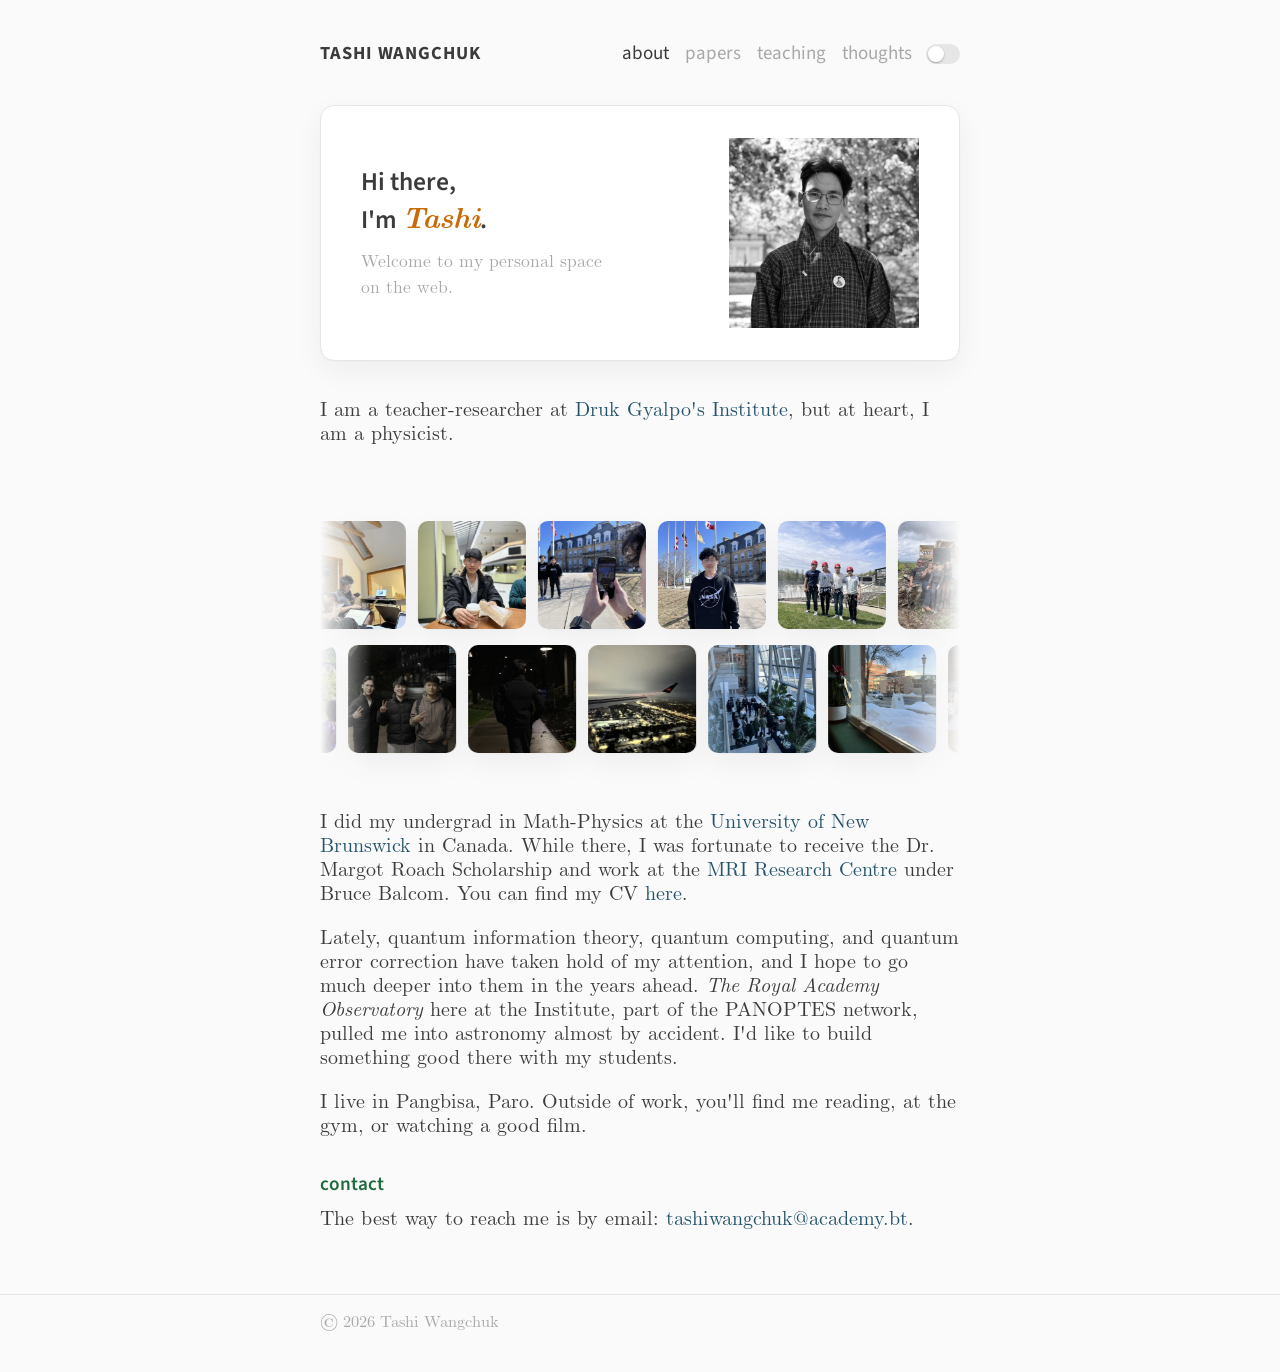
<file: index.html>
<!DOCTYPE html>
<html lang="en">
<head>
  <meta charset="utf-8">
  <meta name="viewport" content="width=device-width, initial-scale=1">
  <title>Tashi Wangchuk</title>
  <meta name="description" content="Tashi Wangchuk — physicist and educator">

  <!-- The two fonts the design uses, loaded from Google Fonts -->
  <link rel="preconnect" href="https://fonts.googleapis.com">
  <link rel="preconnect" href="https://fonts.gstatic.com" crossorigin>
  <link rel="stylesheet" href="https://fonts.googleapis.com/css?family=Source+Sans+Pro:400,600,700&display=swap">

  <!-- The single stylesheet shared by every page -->
  <link rel="stylesheet" href="css/style.css?v=4">
  <script src="js/theme.js"></script>
  <script src="js/marquee.js"></script>
</head>
<body>

  <header class="site-header">
    <div class="measure">
      <a class="site-title" href="index.html">Tashi Wangchuk</a>
      <nav class="site-nav">
        <a href="index.html" class="current">about</a>
        <a href="papers.html">papers</a>
        <a href="teaching.html">teaching</a>
        <a href="blog/index.html">thoughts</a>
        <button class="theme-toggle" aria-label="Switch between light and dark background"></button>
      </nav>
    </div>
  </header>

  <main>
    <div class="measure">

      <!-- HERO CARD (dominiksobe.com style): greeting + photo in a soft box -->
      <div class="hero-card">
        <div class="hero-text">
          <p class="hero-hi">Hi there,<br>I'm <strong>Tashi</strong>.</p>
          <p class="hero-sub">Welcome to my personal space<br>on the web.</p>
        </div>
        <img class="hero-photo" src="images/me.jpg" alt="Tashi Wangchuk">
      </div>

      <!-- BIO — edit freely. Keep paragraphs short. -->
      <p>
        I am a teacher-researcher at <a href="https://dgi.edu.bt">Druk Gyalpo's Institute</a>, but at heart, I am a physicist.
      </p>

      <!-- PHOTO MARQUEE — two rows of photos in (rough) chronological
           order (top row earlier years, bottom row later), drifting in
           opposite directions. Grab either row to scrub back to earlier
           photos; release and the drift resumes. Photos near the pointer
           swell, macOS-dock style (they grow away from the other row so
           the two never overlap). Purely decorative (aria-hidden). All
           motion lives in js/marquee.js.

           HOW TO ADD A PHOTO: make a square copy in images/marquee/
           (recipe in README.md), name it for its chronological spot, and
           add the SAME <img> line in BOTH halves of its row — every photo
           appears twice; the duplicate half makes the loop seamless. -->
      <div class="photo-marquee" aria-hidden="true">
        <div class="marquee-row">
          <div class="marquee-track">
            <!-- first half -->
            <img src="images/marquee/m-01.jpg" alt="" loading="lazy">
            <img src="images/marquee/m-02.jpg" alt="" loading="lazy">
            <img src="images/marquee/m-03.jpg" alt="" loading="lazy">
            <img src="images/marquee/m-04.jpg" alt="" loading="lazy">
            <img src="images/marquee/m-05.jpg" alt="" loading="lazy">
            <img src="images/marquee/m-06.jpg" alt="" loading="lazy">
            <img src="images/marquee/m-07.jpg" alt="" loading="lazy">
            <img src="images/marquee/m-08.jpg" alt="" loading="lazy">
            <img src="images/marquee/m-09.jpg" alt="" loading="lazy">
            <img src="images/marquee/m-10.jpg" alt="" loading="lazy">
            <img src="images/marquee/m-11.jpg" alt="" loading="lazy">
            <img src="images/marquee/m-12.jpg" alt="" loading="lazy">
            <img src="images/marquee/m-13.jpg" alt="" loading="lazy">
            <img src="images/marquee/m-14.jpg" alt="" loading="lazy">
            <img src="images/marquee/m-15.jpg" alt="" loading="lazy">
            <img src="images/marquee/m-16.jpg" alt="" loading="lazy">
            <img src="images/marquee/m-17.jpg" alt="" loading="lazy">
            <img src="images/marquee/m-18.jpg" alt="" loading="lazy">
            <img src="images/marquee/m-19.jpg" alt="" loading="lazy">
            <img src="images/marquee/m-20.jpg" alt="" loading="lazy">
            <img src="images/marquee/m-21.jpg" alt="" loading="lazy">
            <img src="images/marquee/m-22.jpg" alt="" loading="lazy">
            <img src="images/marquee/m-23.jpg" alt="" loading="lazy">
            <img src="images/marquee/m-24.jpg" alt="" loading="lazy">
            <img src="images/marquee/m-25.jpg" alt="" loading="lazy">
            <img src="images/marquee/m-26.jpg" alt="" loading="lazy">
            <img src="images/marquee/m-27.jpg" alt="" loading="lazy">
            <img src="images/marquee/m-28.jpg" alt="" loading="lazy">
            <img src="images/marquee/m-29.jpg" alt="" loading="lazy">
            <img src="images/marquee/m-30.jpg" alt="" loading="lazy">
            <img src="images/marquee/m-31.jpg" alt="" loading="lazy">
            <img src="images/marquee/m-32.jpg" alt="" loading="lazy">
            <img src="images/marquee/m-33.jpg" alt="" loading="lazy">
            <img src="images/marquee/m-34.jpg" alt="" loading="lazy">
            <img src="images/marquee/m-35.jpg" alt="" loading="lazy">
            <img src="images/marquee/m-36.jpg" alt="" loading="lazy">
            <img src="images/marquee/m-37.jpg" alt="" loading="lazy">
            <img src="images/marquee/m-38.jpg" alt="" loading="lazy">
            <img src="images/marquee/m-39.jpg" alt="" loading="lazy">
            <img src="images/marquee/m-40.jpg" alt="" loading="lazy">
            <img src="images/marquee/m-41.jpg" alt="" loading="lazy">
            <img src="images/marquee/m-42.jpg" alt="" loading="lazy">
            <img src="images/marquee/m-43.jpg" alt="" loading="lazy">
            <img src="images/marquee/m-44.jpg" alt="" loading="lazy">
            <img src="images/marquee/m-45.jpg" alt="" loading="lazy">
            <img src="images/marquee/m-46.jpg" alt="" loading="lazy">
            <img src="images/marquee/m-47.jpg" alt="" loading="lazy">
            <img src="images/marquee/m-48.jpg" alt="" loading="lazy">
            <img src="images/marquee/m-49.jpg" alt="" loading="lazy">
            <img src="images/marquee/m-50.jpg" alt="" loading="lazy">
            <img src="images/marquee/m-51.jpg" alt="" loading="lazy">
            <!-- second half (identical, for the seamless loop) -->
            <img src="images/marquee/m-01.jpg" alt="" loading="lazy">
            <img src="images/marquee/m-02.jpg" alt="" loading="lazy">
            <img src="images/marquee/m-03.jpg" alt="" loading="lazy">
            <img src="images/marquee/m-04.jpg" alt="" loading="lazy">
            <img src="images/marquee/m-05.jpg" alt="" loading="lazy">
            <img src="images/marquee/m-06.jpg" alt="" loading="lazy">
            <img src="images/marquee/m-07.jpg" alt="" loading="lazy">
            <img src="images/marquee/m-08.jpg" alt="" loading="lazy">
            <img src="images/marquee/m-09.jpg" alt="" loading="lazy">
            <img src="images/marquee/m-10.jpg" alt="" loading="lazy">
            <img src="images/marquee/m-11.jpg" alt="" loading="lazy">
            <img src="images/marquee/m-12.jpg" alt="" loading="lazy">
            <img src="images/marquee/m-13.jpg" alt="" loading="lazy">
            <img src="images/marquee/m-14.jpg" alt="" loading="lazy">
            <img src="images/marquee/m-15.jpg" alt="" loading="lazy">
            <img src="images/marquee/m-16.jpg" alt="" loading="lazy">
            <img src="images/marquee/m-17.jpg" alt="" loading="lazy">
            <img src="images/marquee/m-18.jpg" alt="" loading="lazy">
            <img src="images/marquee/m-19.jpg" alt="" loading="lazy">
            <img src="images/marquee/m-20.jpg" alt="" loading="lazy">
            <img src="images/marquee/m-21.jpg" alt="" loading="lazy">
            <img src="images/marquee/m-22.jpg" alt="" loading="lazy">
            <img src="images/marquee/m-23.jpg" alt="" loading="lazy">
            <img src="images/marquee/m-24.jpg" alt="" loading="lazy">
            <img src="images/marquee/m-25.jpg" alt="" loading="lazy">
            <img src="images/marquee/m-26.jpg" alt="" loading="lazy">
            <img src="images/marquee/m-27.jpg" alt="" loading="lazy">
            <img src="images/marquee/m-28.jpg" alt="" loading="lazy">
            <img src="images/marquee/m-29.jpg" alt="" loading="lazy">
            <img src="images/marquee/m-30.jpg" alt="" loading="lazy">
            <img src="images/marquee/m-31.jpg" alt="" loading="lazy">
            <img src="images/marquee/m-32.jpg" alt="" loading="lazy">
            <img src="images/marquee/m-33.jpg" alt="" loading="lazy">
            <img src="images/marquee/m-34.jpg" alt="" loading="lazy">
            <img src="images/marquee/m-35.jpg" alt="" loading="lazy">
            <img src="images/marquee/m-36.jpg" alt="" loading="lazy">
            <img src="images/marquee/m-37.jpg" alt="" loading="lazy">
            <img src="images/marquee/m-38.jpg" alt="" loading="lazy">
            <img src="images/marquee/m-39.jpg" alt="" loading="lazy">
            <img src="images/marquee/m-40.jpg" alt="" loading="lazy">
            <img src="images/marquee/m-41.jpg" alt="" loading="lazy">
            <img src="images/marquee/m-42.jpg" alt="" loading="lazy">
            <img src="images/marquee/m-43.jpg" alt="" loading="lazy">
            <img src="images/marquee/m-44.jpg" alt="" loading="lazy">
            <img src="images/marquee/m-45.jpg" alt="" loading="lazy">
            <img src="images/marquee/m-46.jpg" alt="" loading="lazy">
            <img src="images/marquee/m-47.jpg" alt="" loading="lazy">
            <img src="images/marquee/m-48.jpg" alt="" loading="lazy">
            <img src="images/marquee/m-49.jpg" alt="" loading="lazy">
            <img src="images/marquee/m-50.jpg" alt="" loading="lazy">
            <img src="images/marquee/m-51.jpg" alt="" loading="lazy">
          </div>
        </div>
        <div class="marquee-row reverse">
          <div class="marquee-track">
            <!-- first half -->
            <img src="images/marquee/m-52.jpg" alt="" loading="lazy">
            <img src="images/marquee/m-53.jpg" alt="" loading="lazy">
            <img src="images/marquee/m-54.jpg" alt="" loading="lazy">
            <img src="images/marquee/m-55.jpg" alt="" loading="lazy">
            <img src="images/marquee/m-56.jpg" alt="" loading="lazy">
            <img src="images/marquee/m-57.jpg" alt="" loading="lazy">
            <img src="images/marquee/m-58.jpg" alt="" loading="lazy">
            <img src="images/marquee/m-59.jpg" alt="" loading="lazy">
            <img src="images/marquee/m-60.jpg" alt="" loading="lazy">
            <img src="images/marquee/m-61.jpg" alt="" loading="lazy">
            <img src="images/marquee/m-62.jpg" alt="" loading="lazy">
            <img src="images/marquee/m-63.jpg" alt="" loading="lazy">
            <img src="images/marquee/m-64.jpg" alt="" loading="lazy">
            <img src="images/marquee/m-65.jpg" alt="" loading="lazy">
            <img src="images/marquee/m-66.jpg" alt="" loading="lazy">
            <img src="images/marquee/m-67.jpg" alt="" loading="lazy">
            <img src="images/marquee/m-68.jpg" alt="" loading="lazy">
            <img src="images/marquee/m-69.jpg" alt="" loading="lazy">
            <img src="images/marquee/m-70.jpg" alt="" loading="lazy">
            <img src="images/marquee/m-71.jpg" alt="" loading="lazy">
            <img src="images/marquee/m-72.jpg" alt="" loading="lazy">
            <img src="images/marquee/m-73.jpg" alt="" loading="lazy">
            <img src="images/marquee/m-74.jpg" alt="" loading="lazy">
            <img src="images/marquee/m-75.jpg" alt="" loading="lazy">
            <img src="images/marquee/m-76.jpg" alt="" loading="lazy">
            <img src="images/marquee/m-77.jpg" alt="" loading="lazy">
            <img src="images/marquee/m-78.jpg" alt="" loading="lazy">
            <img src="images/marquee/m-79.jpg" alt="" loading="lazy">
            <img src="images/marquee/m-80.jpg" alt="" loading="lazy">
            <img src="images/marquee/m-81.jpg" alt="" loading="lazy">
            <img src="images/marquee/m-82.jpg" alt="" loading="lazy">
            <img src="images/marquee/m-83.jpg" alt="" loading="lazy">
            <img src="images/marquee/m-84.jpg" alt="" loading="lazy">
            <img src="images/marquee/m-85.jpg" alt="" loading="lazy">
            <img src="images/marquee/m-86.jpg" alt="" loading="lazy">
            <img src="images/marquee/m-87.jpg" alt="" loading="lazy">
            <img src="images/marquee/m-88.jpg" alt="" loading="lazy">
            <img src="images/marquee/m-89.jpg" alt="" loading="lazy">
            <img src="images/marquee/m-90.jpg" alt="" loading="lazy">
            <img src="images/marquee/m-91.jpg" alt="" loading="lazy">
            <img src="images/marquee/m-92.jpg" alt="" loading="lazy">
            <img src="images/marquee/m-93.jpg" alt="" loading="lazy">
            <img src="images/marquee/m-94.jpg" alt="" loading="lazy">
            <img src="images/marquee/m-95.jpg" alt="" loading="lazy">
            <img src="images/marquee/m-96.jpg" alt="" loading="lazy">
            <img src="images/marquee/m-97.jpg" alt="" loading="lazy">
            <img src="images/marquee/m-98.jpg" alt="" loading="lazy">
            <img src="images/marquee/m-99.jpg" alt="" loading="lazy">
            <img src="images/marquee/m-100.jpg" alt="" loading="lazy">
            <img src="images/marquee/m-101.jpg" alt="" loading="lazy">
            <!-- second half (identical, for the seamless loop) -->
            <img src="images/marquee/m-52.jpg" alt="" loading="lazy">
            <img src="images/marquee/m-53.jpg" alt="" loading="lazy">
            <img src="images/marquee/m-54.jpg" alt="" loading="lazy">
            <img src="images/marquee/m-55.jpg" alt="" loading="lazy">
            <img src="images/marquee/m-56.jpg" alt="" loading="lazy">
            <img src="images/marquee/m-57.jpg" alt="" loading="lazy">
            <img src="images/marquee/m-58.jpg" alt="" loading="lazy">
            <img src="images/marquee/m-59.jpg" alt="" loading="lazy">
            <img src="images/marquee/m-60.jpg" alt="" loading="lazy">
            <img src="images/marquee/m-61.jpg" alt="" loading="lazy">
            <img src="images/marquee/m-62.jpg" alt="" loading="lazy">
            <img src="images/marquee/m-63.jpg" alt="" loading="lazy">
            <img src="images/marquee/m-64.jpg" alt="" loading="lazy">
            <img src="images/marquee/m-65.jpg" alt="" loading="lazy">
            <img src="images/marquee/m-66.jpg" alt="" loading="lazy">
            <img src="images/marquee/m-67.jpg" alt="" loading="lazy">
            <img src="images/marquee/m-68.jpg" alt="" loading="lazy">
            <img src="images/marquee/m-69.jpg" alt="" loading="lazy">
            <img src="images/marquee/m-70.jpg" alt="" loading="lazy">
            <img src="images/marquee/m-71.jpg" alt="" loading="lazy">
            <img src="images/marquee/m-72.jpg" alt="" loading="lazy">
            <img src="images/marquee/m-73.jpg" alt="" loading="lazy">
            <img src="images/marquee/m-74.jpg" alt="" loading="lazy">
            <img src="images/marquee/m-75.jpg" alt="" loading="lazy">
            <img src="images/marquee/m-76.jpg" alt="" loading="lazy">
            <img src="images/marquee/m-77.jpg" alt="" loading="lazy">
            <img src="images/marquee/m-78.jpg" alt="" loading="lazy">
            <img src="images/marquee/m-79.jpg" alt="" loading="lazy">
            <img src="images/marquee/m-80.jpg" alt="" loading="lazy">
            <img src="images/marquee/m-81.jpg" alt="" loading="lazy">
            <img src="images/marquee/m-82.jpg" alt="" loading="lazy">
            <img src="images/marquee/m-83.jpg" alt="" loading="lazy">
            <img src="images/marquee/m-84.jpg" alt="" loading="lazy">
            <img src="images/marquee/m-85.jpg" alt="" loading="lazy">
            <img src="images/marquee/m-86.jpg" alt="" loading="lazy">
            <img src="images/marquee/m-87.jpg" alt="" loading="lazy">
            <img src="images/marquee/m-88.jpg" alt="" loading="lazy">
            <img src="images/marquee/m-89.jpg" alt="" loading="lazy">
            <img src="images/marquee/m-90.jpg" alt="" loading="lazy">
            <img src="images/marquee/m-91.jpg" alt="" loading="lazy">
            <img src="images/marquee/m-92.jpg" alt="" loading="lazy">
            <img src="images/marquee/m-93.jpg" alt="" loading="lazy">
            <img src="images/marquee/m-94.jpg" alt="" loading="lazy">
            <img src="images/marquee/m-95.jpg" alt="" loading="lazy">
            <img src="images/marquee/m-96.jpg" alt="" loading="lazy">
            <img src="images/marquee/m-97.jpg" alt="" loading="lazy">
            <img src="images/marquee/m-98.jpg" alt="" loading="lazy">
            <img src="images/marquee/m-99.jpg" alt="" loading="lazy">
            <img src="images/marquee/m-100.jpg" alt="" loading="lazy">
            <img src="images/marquee/m-101.jpg" alt="" loading="lazy">
          </div>
        </div>
      </div>

      <p>
        I did my undergrad in Math-Physics at the
        <a href="https://www.unb.ca">University of New Brunswick</a> in Canada. 
        While there, I was fortunate to receive the Dr. Margot Roach Scholarship and work at the 
        <a href="https://mri.ext.unb.ca">MRI Research Centre</a> under Bruce Balcom. You can find my CV 
        <a href="files/Tashi-Wangchuk-CV.pdf">here</a>.
      </p>

      <p>
        Lately, quantum information theory, quantum computing, and quantum error correction have taken hold of my attention, 
        and I hope to go much deeper into them in the years ahead. <em>The Royal Academy Observatory</em>
        here at the Institute, part of the PANOPTES network, pulled me into astronomy almost by accident. 
        I'd like to build something good there with my students.
      </p>

      <p>
        I live in Pangbisa, Paro. Outside of work, you'll find me reading, at the gym, or watching a good film.
      </p>

      <h2>contact</h2>
      <p>
        The best way to reach me is by email:
        <a href="mailto:tashiwangchuk@academy.bt">tashiwangchuk@academy.bt</a>.
      </p>

    </div>
  </main>

  <footer class="site-footer">
    <div class="measure">© 2026 Tashi Wangchuk</div>
  </footer>

</body>
</html>
</file>
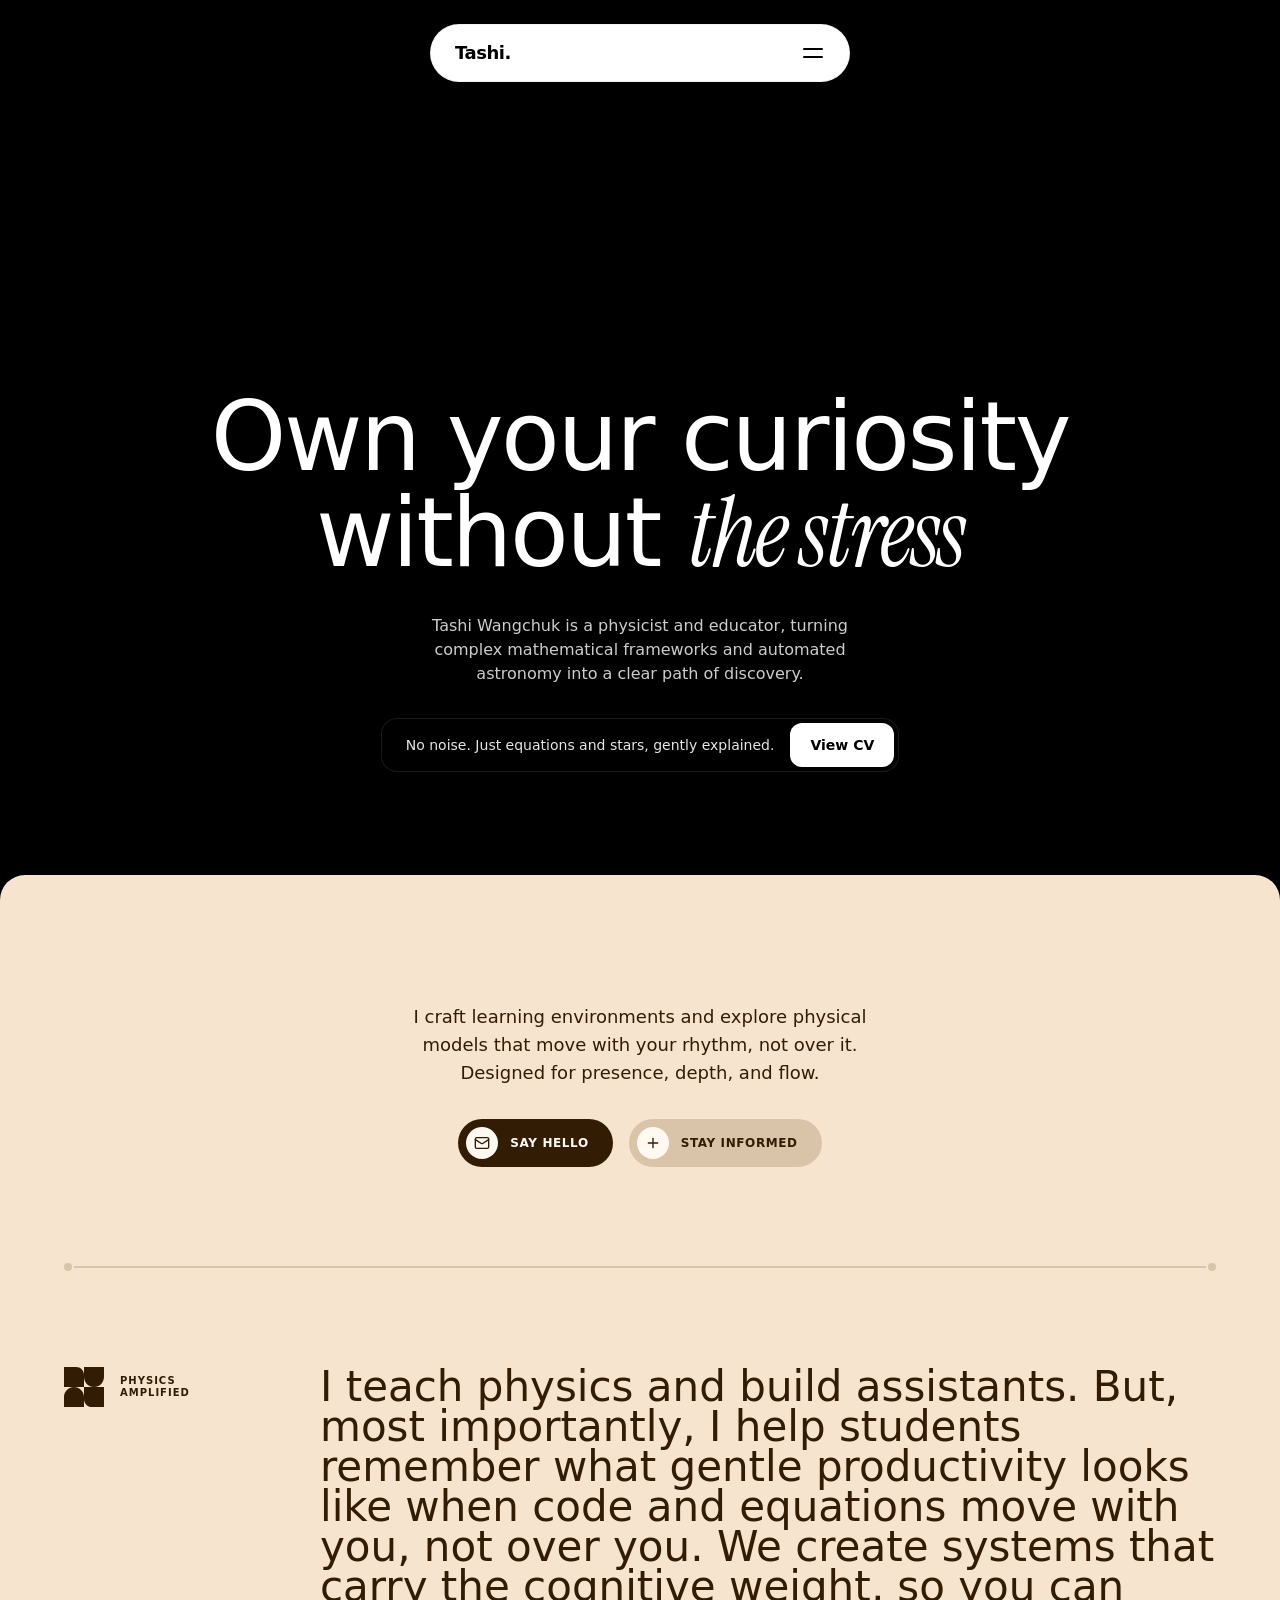
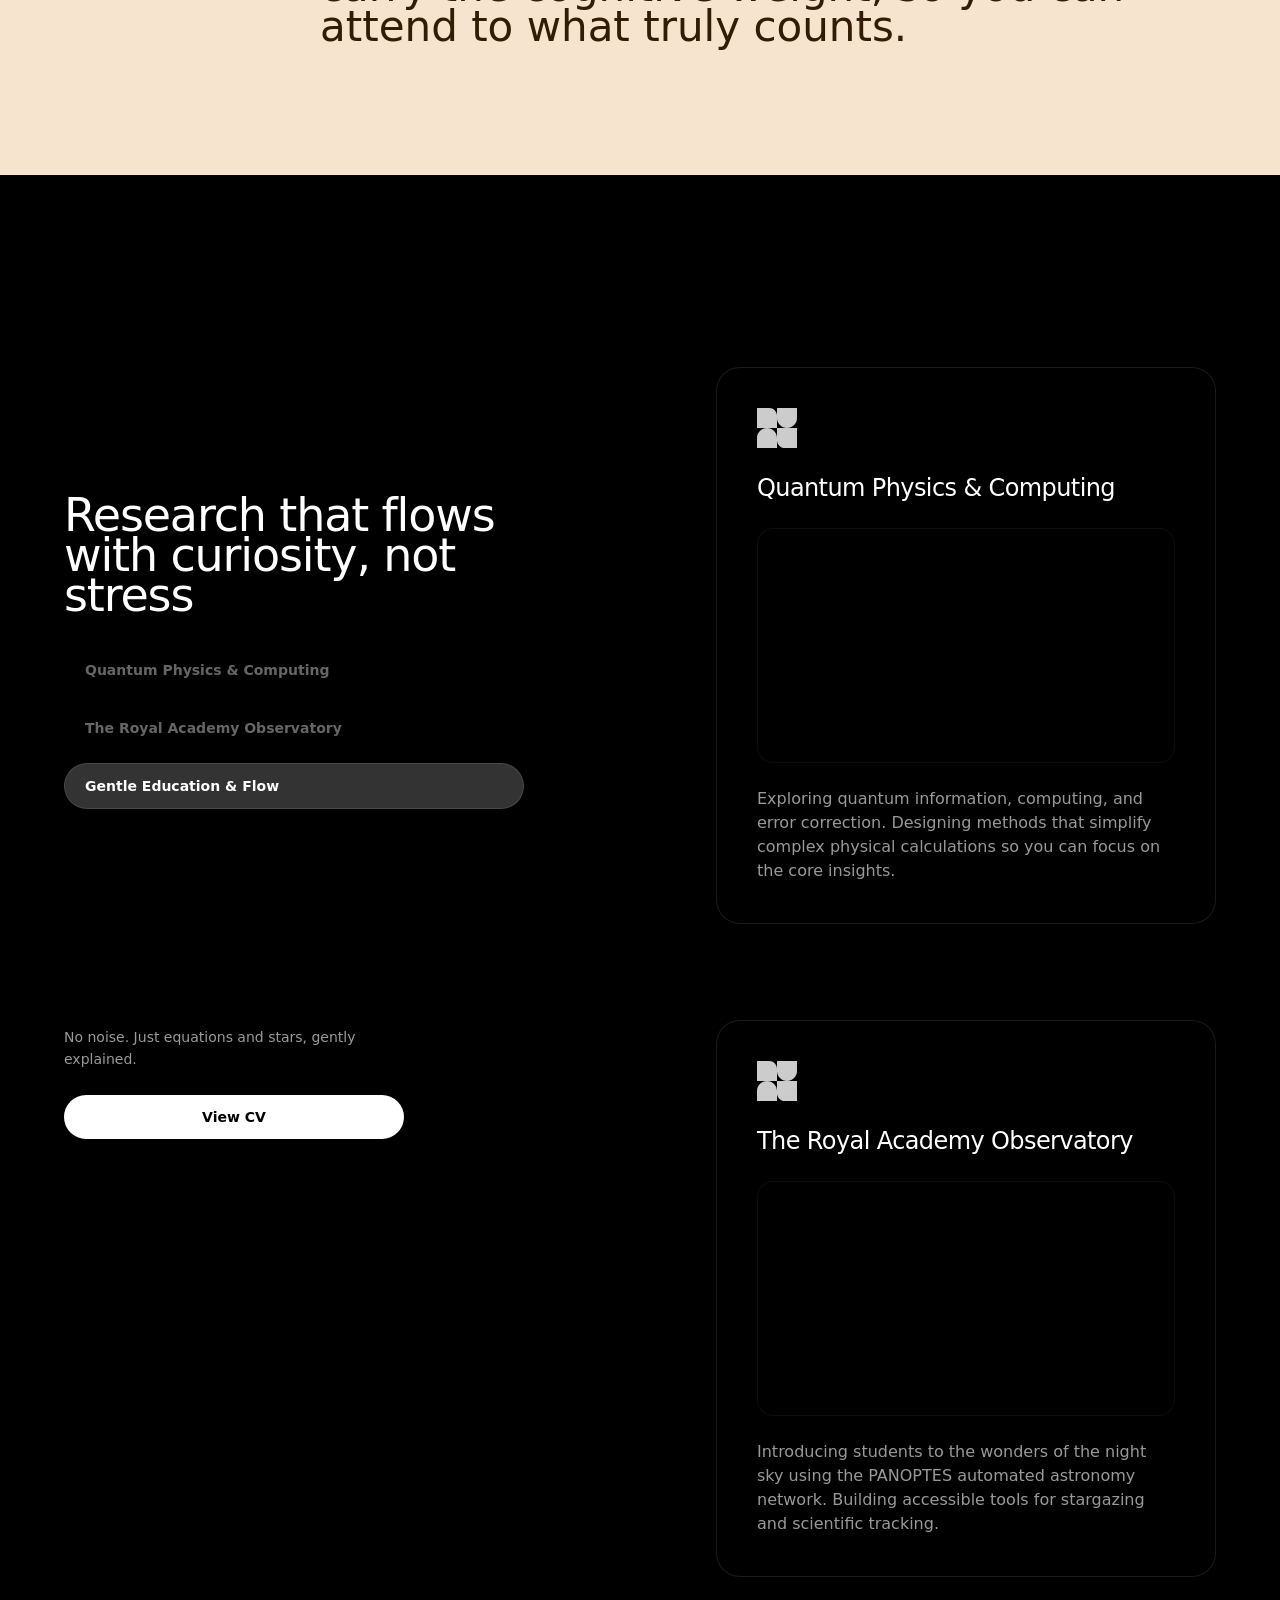
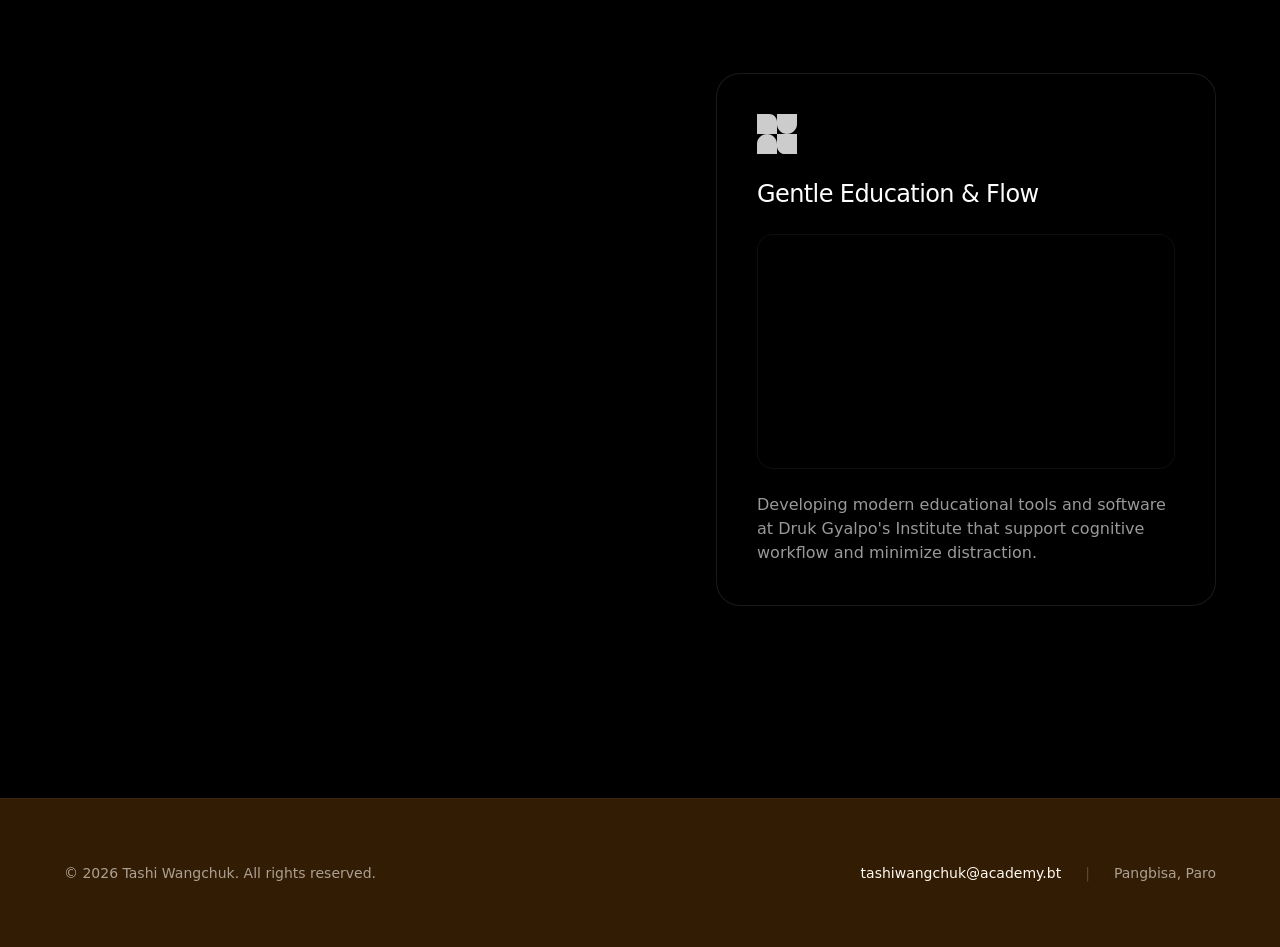
<file: drift/index.html>
<!doctype html>
<html lang="en">
  <head>
    <meta charset="UTF-8" />
    <link rel="icon" type="image/svg+xml" href="/drift/favicon.svg" />
    <meta name="viewport" content="width=device-width, initial-scale=1.0" />
    <title>Tashi Wangchuk — Physicist & Educator</title>
    <script type="module" crossorigin src="/drift/assets/index-DHeo2ZLu.js"></script>
    <link rel="stylesheet" crossorigin href="/drift/assets/index-76Omw6bq.css">
  </head>
  <body>
    <div id="root"></div>
  </body>
</html>
</file>
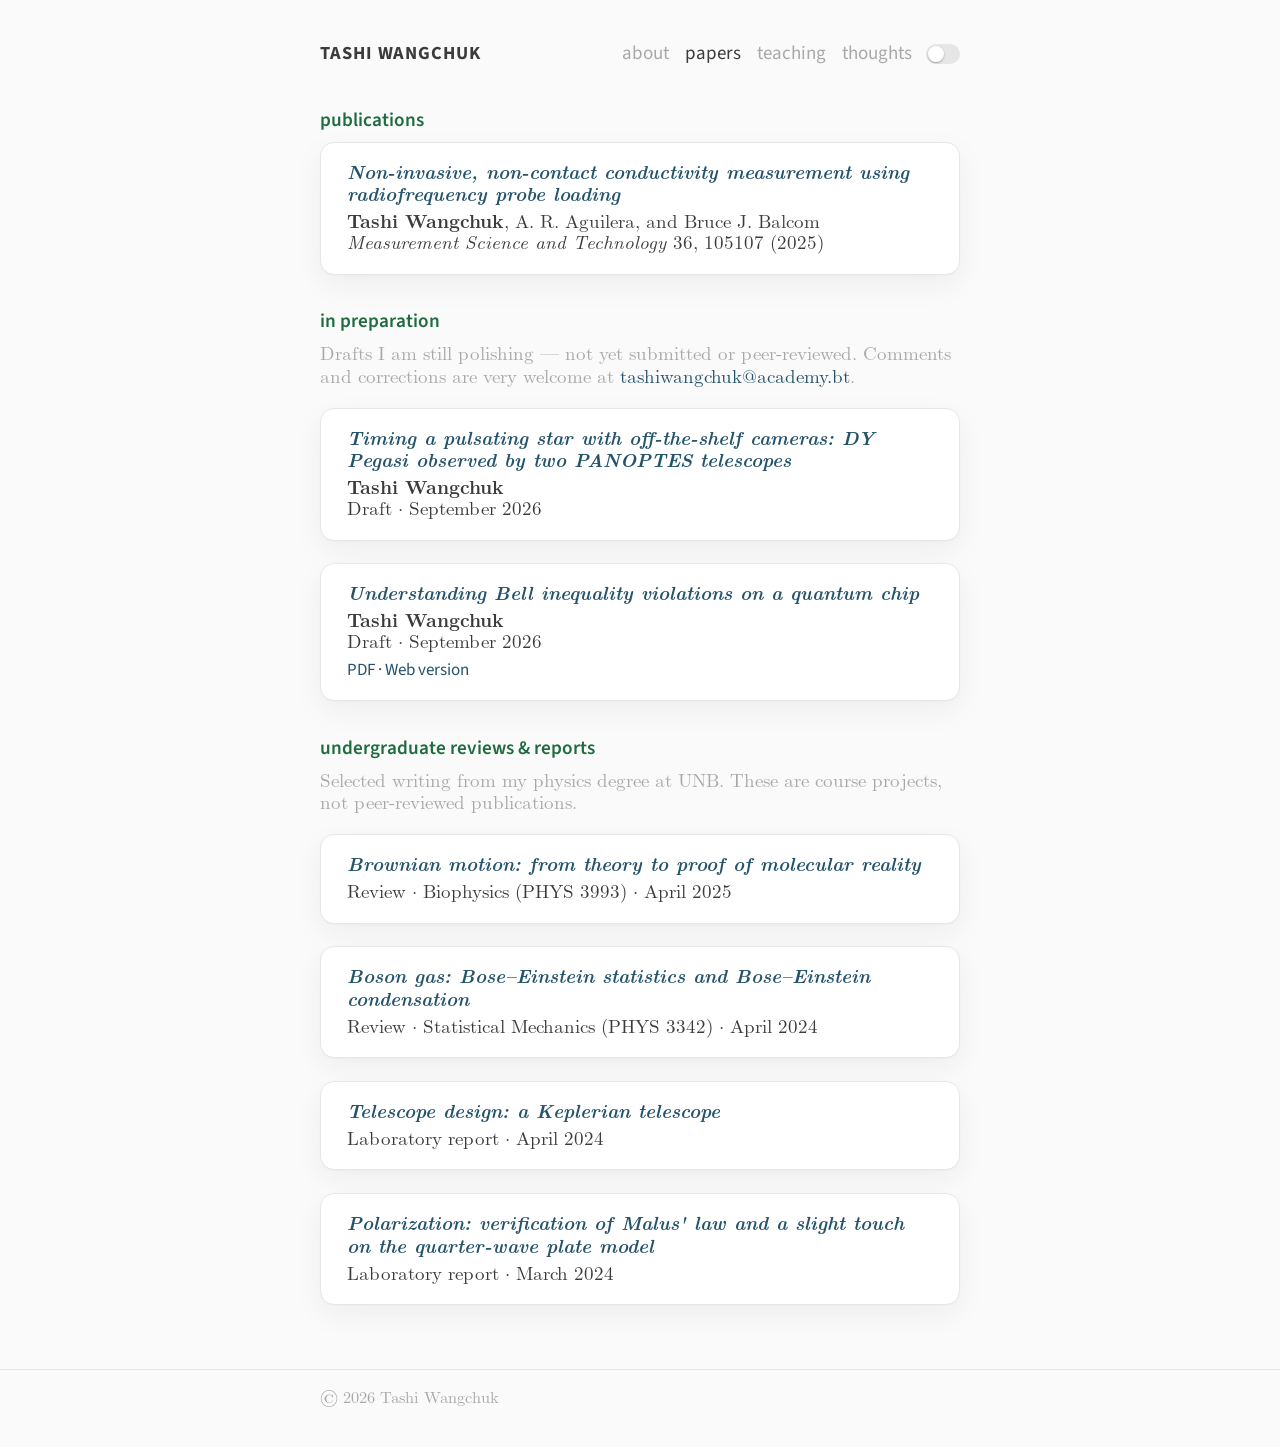
<file: papers.html>
<!DOCTYPE html>
<html lang="en">
<head>
  <meta charset="utf-8">
  <meta name="viewport" content="width=device-width, initial-scale=1">
  <title>Papers — Tashi Wangchuk</title>

  <link rel="preconnect" href="https://fonts.googleapis.com">
  <link rel="preconnect" href="https://fonts.gstatic.com" crossorigin>
  <link rel="stylesheet" href="https://fonts.googleapis.com/css?family=Source+Sans+Pro:400,600,700&display=swap">
  <link rel="stylesheet" href="css/style.css?v=4">
  <script src="js/theme.js"></script>
</head>
<body>

  <header class="site-header">
    <div class="measure">
      <a class="site-title" href="index.html">Tashi Wangchuk</a>
      <nav class="site-nav">
        <a href="index.html">about</a>
        <a href="papers.html" class="current">papers</a>
        <a href="teaching.html">teaching</a>
        <a href="blog/index.html">thoughts</a>
        <button class="theme-toggle" aria-label="Switch between light and dark background"></button>
      </nav>
    </div>
  </header>

  <main>
    <div class="measure">

      <!-- ================================================================
           HOW TO ADD A PAPER: copy one whole <a class="glow-box pub">
           block, paste it ABOVE the others (newest first), and edit:
             href        = where the whole box leads (journal page,
                           or a PDF in files/)
             pub-title   = the paper title
             pub-authors = author list, your name in <strong>
             pub-venue   = journal, volume, article number
           ================================================================ -->
      
      <h2>publications</h2>


      <a class="glow-box pub" href="https://iopscience.iop.org/article/10.1088/1361-6501/ae0e9a">
        <span class="pub-title">Non-invasive, non-contact conductivity
          measurement using radiofrequency probe loading</span>
        <span class="pub-authors"><strong>Tashi Wangchuk</strong>, A. R. Aguilera, and Bruce J. Balcom</span><br>
        <span class="pub-venue">Measurement Science and Technology</span>
        <span class="pub-authors">36, 105107 (2025)</span>
      </a>

      <h2>in preparation</h2>

      <p class="pub-note">
        Drafts I am still polishing — not yet submitted or peer-reviewed.
        Comments and corrections are very welcome at
        <a href="mailto:tashiwangchuk@academy.bt">tashiwangchuk@academy.bt</a>.
      </p>

      <a class="glow-box pub" href="files/preprints/wangchuk-dy-pegasi-panoptes.pdf">
        <span class="pub-title">Timing a pulsating star with off-the-shelf
          cameras: DY Pegasi observed by two PANOPTES telescopes</span>
        <span class="pub-authors"><strong>Tashi Wangchuk</strong></span><br>
        <span class="pub-authors">Draft · September 2026</span>
      </a>

      <!-- An entry with more than one link is a <div>, not an <a>
           (links cannot sit inside a link). The title leads to the
           web version; the line below lists every format. -->
      <div class="glow-box pub">
        <span class="pub-title"><a href="blog/2026-10-27-bell-inequality-quantum-chip.html">Understanding
          Bell inequality violations on a quantum chip</a></span>
        <span class="pub-authors"><strong>Tashi Wangchuk</strong></span><br>
        <span class="pub-authors">Draft · September 2026</span>
        <span class="pub-links">
          <a href="files/preprints/wangchuk-bell-inequality-quantum-chip.pdf">PDF</a> ·
          <a href="blog/2026-10-27-bell-inequality-quantum-chip.html">Web version</a>
        </span>
      </div>

      <h2>undergraduate reviews &amp; reports</h2>

      <p class="pub-note">
        Selected writing from my physics degree at UNB. These are course projects, not peer-reviewed publications.
      </p>

      <a class="glow-box pub" href="files/undergrad_course_projects/Tashi_Brownian_Motion_April_3_2025.pdf">
        <span class="pub-title">Brownian motion: from theory to proof of
          molecular reality</span>
        <span class="pub-authors">Review · Biophysics (PHYS 3993) · April 2025</span>
      </a>

      <a class="glow-box pub" href="files/undergrad_course_projects/BEC_Review_Statistical_Mechanics.pdf">
        <span class="pub-title">Boson gas: Bose–Einstein statistics and
          Bose–Einstein condensation</span>
        <span class="pub-authors">Review · Statistical Mechanics (PHYS 3342) · April 2024</span>
      </a>

      <a class="glow-box pub" href="files/undergrad_course_projects/Telescope_FormalReport.pdf">
        <span class="pub-title">Telescope design: a Keplerian telescope</span>
        <span class="pub-authors">Laboratory report · April 2024</span>
      </a>

      <a class="glow-box pub" href="files/undergrad_course_projects/Polarization_FormalReport.pdf">
        <span class="pub-title">Polarization: verification of Malus' law and
          a slight touch on the quarter-wave plate model</span>
        <span class="pub-authors">Laboratory report · March 2024</span>
      </a>

    </div>
  </main>

  <footer class="site-footer">
    <div class="measure">© 2026 Tashi Wangchuk</div>
  </footer>

</body>
</html>
</file>
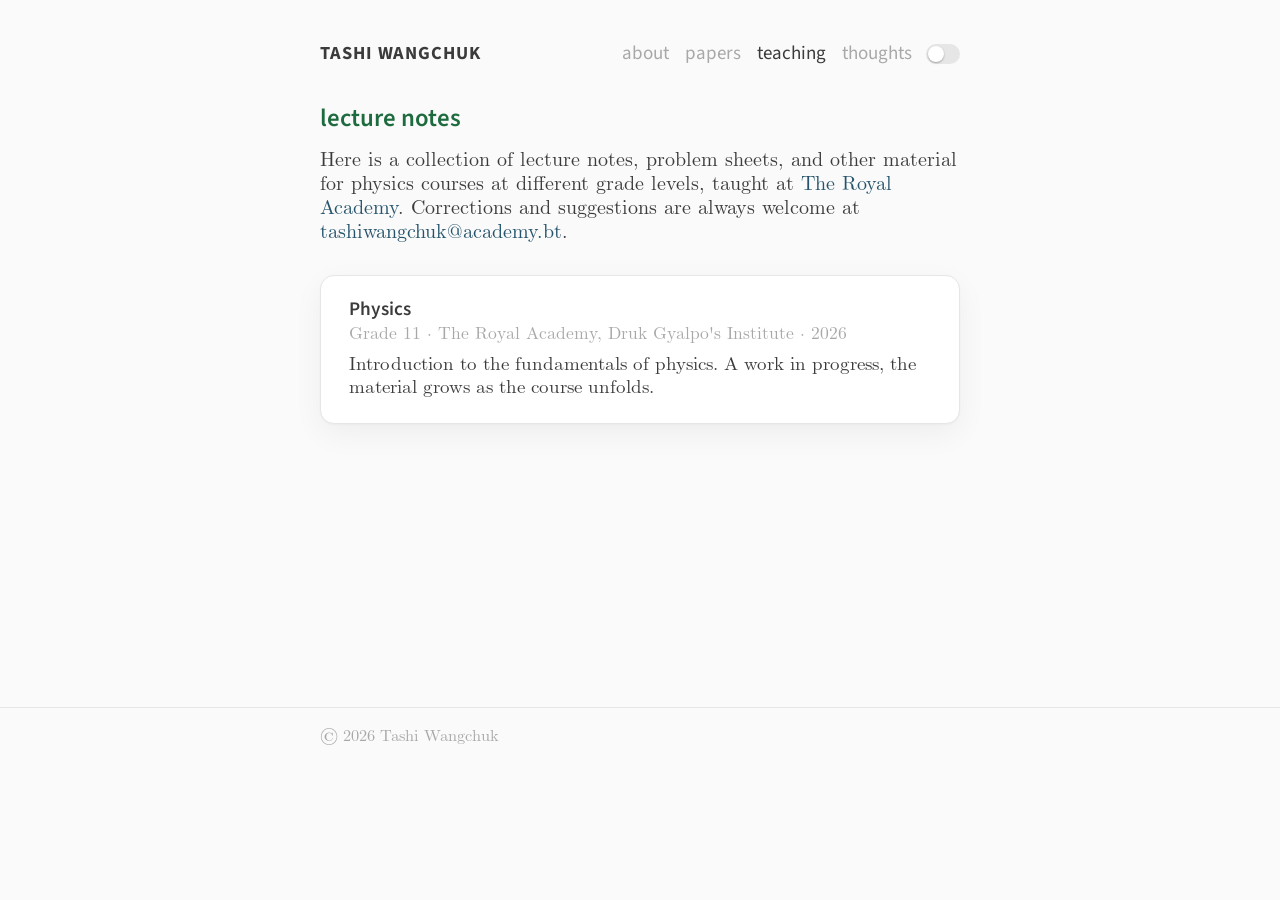
<file: teaching.html>
<!DOCTYPE html>
<html lang="en">
<head>
  <meta charset="utf-8">
  <meta name="viewport" content="width=device-width, initial-scale=1">
  <title>Teaching — Tashi Wangchuk</title>

  <link rel="preconnect" href="https://fonts.googleapis.com">
  <link rel="preconnect" href="https://fonts.gstatic.com" crossorigin>
  <link rel="stylesheet" href="https://fonts.googleapis.com/css?family=Source+Sans+Pro:400,600,700&display=swap">
  <link rel="stylesheet" href="css/style.css?v=4">
  <script src="js/theme.js"></script>
</head>
<body>

  <header class="site-header">
    <div class="measure">
      <a class="site-title" href="index.html">Tashi Wangchuk</a>
      <nav class="site-nav">
        <a href="index.html">about</a>
        <a href="papers.html">papers</a>
        <a href="teaching.html" class="current">teaching</a>
        <a href="blog/index.html">thoughts</a>
        <button class="theme-toggle" aria-label="Switch between light and dark background"></button>
      </nav>
    </div>
  </header>

  <main>
    <div class="measure">

      <h1>lecture notes</h1>

      <p>
        Here is a collection of lecture notes, problem sheets, and other material for physics courses at different grade levels, 
        taught at <a href="https://dgi.edu.bt/the-royal-academy-1">The Royal Academy</a>. Corrections and suggestions 
        are always welcome at <a href="mailto:tashiwangchuk@academy.bt">tashiwangchuk@academy.bt</a>.
      </p>


      <!-- ================================================================
           HOW TO ADD A COURSE (two steps):
           1. Copy one whole <a class="course-card"> block below and edit
              the name, meta line, and one-sentence description.
           2. In the courses/ folder, duplicate an existing course page,
              rename it, and point the card's href at it. That page holds
              all the course's material (PDFs live in files/teaching/).
           ================================================================ -->

      <a class="course-card" href="courses/fundamentals-of-physics.html">
        <span class="course-title">Physics</span>
        <span class="course-meta">Grade 11 · The Royal Academy, Druk Gyalpo's Institute · 2026</span>
        <span class="course-desc">Introduction to the fundamentals of physics. A work in progress, the material grows
        as the course unfolds.</span>
      </a>

      <!-- Template for the next course — copy, un-comment, and fill in:

      <a class="course-card" href="courses/COURSE-NAME.html">
        <span class="course-title">Course title</span>
        <span class="course-meta">Level · Institution · Year</span>
        <span class="course-desc">One or two sentences: what it covers
        and who it is for.</span>
      </a>

      -->

    </div>
  </main>

  <footer class="site-footer">
    <div class="measure">© 2026 Tashi Wangchuk</div>
  </footer>

</body>
</html>
</file>
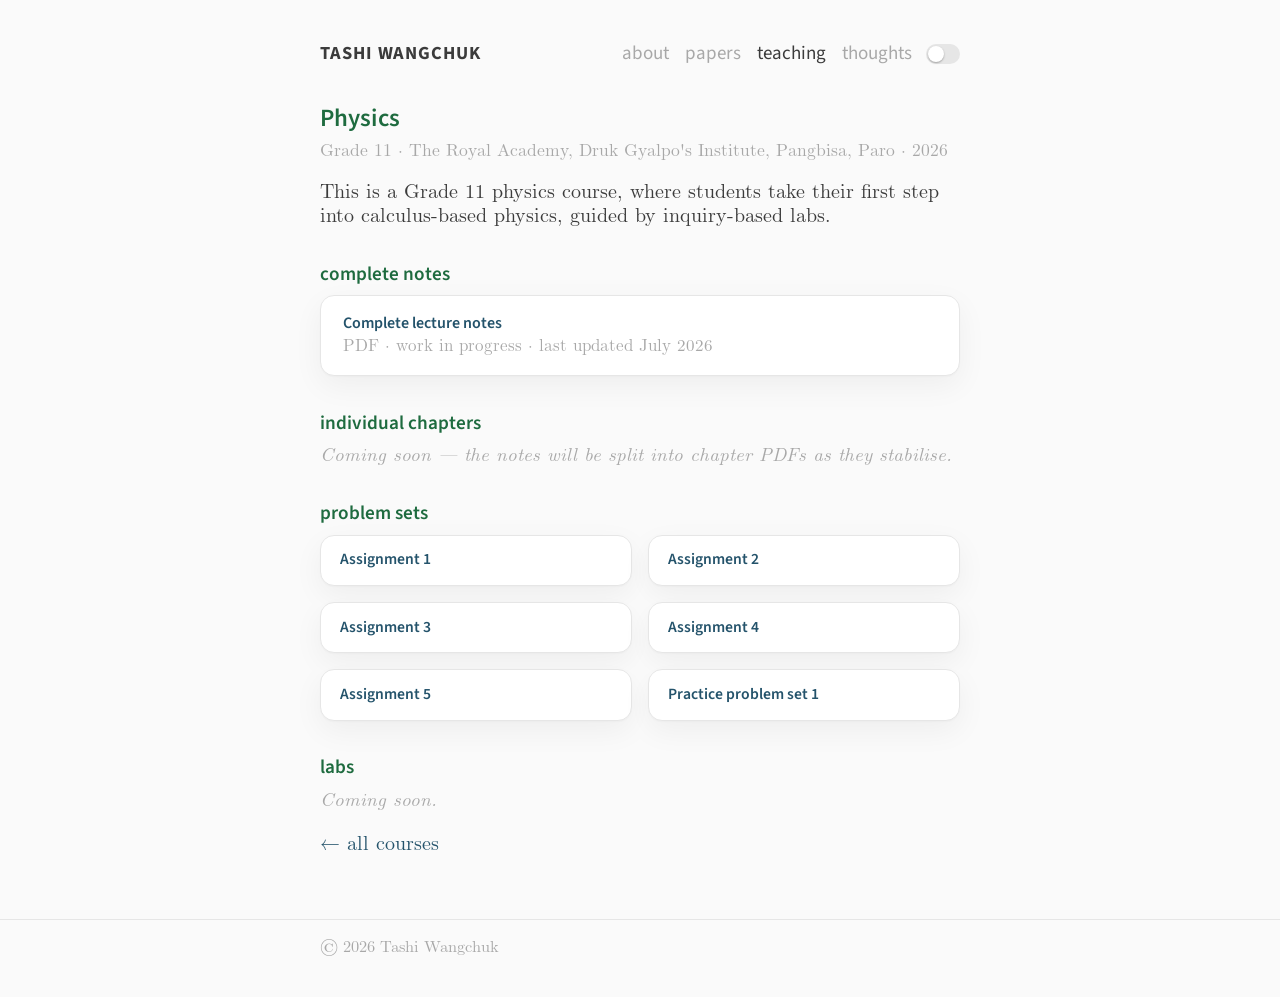
<file: courses/fundamentals-of-physics.html>
<!DOCTYPE html>
<html lang="en">
<head>
  <meta charset="utf-8">
  <meta name="viewport" content="width=device-width, initial-scale=1">
  <title>Fundamentals of Physics — Tashi Wangchuk</title>

  <link rel="preconnect" href="https://fonts.googleapis.com">
  <link rel="preconnect" href="https://fonts.gstatic.com" crossorigin>
  <link rel="stylesheet" href="https://fonts.googleapis.com/css?family=Source+Sans+Pro:400,600,700&display=swap">
  <!-- Note the ../ — this page lives one folder deeper than the others -->
  <link rel="stylesheet" href="../css/style.css?v=4">
  <script src="../js/theme.js"></script>
</head>
<body>

  <header class="site-header">
    <div class="measure">
      <a class="site-title" href="../index.html">Tashi Wangchuk</a>
      <nav class="site-nav">
        <a href="../index.html">about</a>
        <a href="../papers.html">papers</a>
        <a href="../teaching.html" class="current">teaching</a>
        <a href="../blog/index.html">thoughts</a>
        <button class="theme-toggle" aria-label="Switch between light and dark background"></button>
      </nav>
    </div>
  </header>

  <main>
    <div class="measure">

      <section class="course">
        <h1>Physics</h1>
        <p class="course-meta">Grade 11 · The Royal Academy, Druk Gyalpo's Institute, Pangbisa, Paro · 2026</p>

        <p>
          This is a Grade 11 physics course, where students take their first step into calculus-based physics, 
          guided by inquiry-based labs.
        </p>

        <h2>complete notes</h2>

        <a class="glow-box material-card" href="../files/teaching/Lecture_Notes.pdf">
          <span class="material-title">Complete lecture notes</span>
          <span class="material-meta">PDF · work in progress · last updated July 2026</span>
        </a>

        <h2>individual chapters</h2>

        <!-- When chapter PDFs are ready, put them in files/teaching/ and
             replace this line with a <div class="card-grid"> of boxes,
             like the problem sets below -->
        <p class="placeholder-note">Coming soon — the notes will be split
        into chapter PDFs as they stabilise.</p>

        <h2>problem sets</h2>

        <!-- A two-column grid of clickable boxes (one column on phones).
             To add one: copy an <a class="glow-box mini-card"> block and
             put the PDF in files/teaching/assignments/ -->
        <div class="card-grid">
          <a class="glow-box mini-card" href="../files/teaching/assignments/a1.pdf">
            <span class="material-title">Assignment 1</span>
          </a>
          <a class="glow-box mini-card" href="../files/teaching/assignments/a2.pdf">
            <span class="material-title">Assignment 2</span>
          </a>
          <a class="glow-box mini-card" href="../files/teaching/assignments/a3.pdf">
            <span class="material-title">Assignment 3</span>
          </a>
          <a class="glow-box mini-card" href="../files/teaching/assignments/a4.pdf">
            <span class="material-title">Assignment 4</span>
          </a>
          <a class="glow-box mini-card" href="../files/teaching/assignments/a5.pdf">
            <span class="material-title">Assignment 5</span>
          </a>
          <a class="glow-box mini-card" href="../files/teaching/assignments/Practice_Problem_Set_1.pdf">
            <span class="material-title">Practice problem set 1</span>
          </a>
        </div>

        <h2>labs</h2>

        <!-- When lab handouts are ready, put them in files/teaching/labs/
             and replace this line with a <div class="card-grid"> of boxes,
             like the problem sets above -->
        <p class="placeholder-note">Coming soon.</p>

        <p><a href="../teaching.html">← all courses</a></p>
      </section>

    </div>
  </main>

  <footer class="site-footer">
    <div class="measure">© 2026 Tashi Wangchuk</div>
  </footer>

</body>
</html>
</file>
<file: css/style.css>
/* ==========================================================================
   style.css — the ONE stylesheet for the whole site.
   Every page links to this file, so a change here updates everything.

   The design follows jaan.io (layout inherited from ewintang.com):
   a narrow centered reading column, book-like serif type (Computer
   Modern — the classic LaTeX typeface), sans-serif headings (Source
   Sans Pro), warm orange links that fade to teal on hover, lots of
   white space, almost no decoration.

   The colors are defined once, right below. To recolor the site,
   edit these lines and nothing else.
   ========================================================================== */

/* Computer Modern (CM-Unicode build) isn't on Google Fonts, so the four
   weights are hosted right here in fonts/ and loaded with @font-face.
   Freely licensed — the same font family LaTeX itself ships with. */
@font-face {
  font-family: "Computer Modern";
  src: url("../fonts/cm-roman.woff2") format("woff2");
  font-weight: 400;
  font-style: normal;
  font-display: swap;
}
@font-face {
  font-family: "Computer Modern";
  src: url("../fonts/cm-italic.woff2") format("woff2");
  font-weight: 400;
  font-style: italic;
  font-display: swap;
}
@font-face {
  font-family: "Computer Modern";
  src: url("../fonts/cm-bold.woff2") format("woff2");
  font-weight: 700;
  font-style: normal;
  font-display: swap;
}
@font-face {
  font-family: "Computer Modern";
  src: url("../fonts/cm-bold-italic.woff2") format("woff2");
  font-weight: 700;
  font-style: italic;
  font-display: swap;
}

:root {
  --text:         #3b3b3b;   /* main text: soft warm black (jaan.io) */
  --background:   #fafafa;   /* whisper-of-gray page, so white cards stand out */
  --card:         #ffffff;   /* card background (dominiksobe.com style) */
  --accent:       #24536B;   /* links: deep blue */
  --accent-hover: #c66b09;   /* links on hover: jaan.io's warm orange */
  --flair:        #c66b09;   /* small warm touches, e.g. the name in the greeting */
  --heading:      #1e6b3f;   /* section titles: dark green */
  --muted:        #a8a8a8;   /* secondary text: dates, nav links, footer */
  --rule:         #e6e6e6;   /* thin divider lines */
  --shadow-1:     0 1px 2px rgba(0, 0, 0, 0.03), 0 10px 30px rgba(0, 0, 0, 0.05);
  --shadow-2:     0 2px 4px rgba(0, 0, 0, 0.04), 0 16px 44px rgba(0, 0, 0, 0.09);
}

/* Dark theme: applied when the ☾ toggle in the header sets
   data-theme="dark" on the page (see js/theme.js). Same design,
   inverted palette — near-black page, softly lit card, warm text. */
:root[data-theme="dark"] {
  --text:         #e4e1da;
  --background:   #0e0e0e;
  --card:         #191919;
  --accent:       #8ab4dc;   /* the dark blue, lightened to stay readable */
  --accent-hover: #e0913a;
  --flair:        #e0913a;
  --heading:      #8ec9a4;   /* the dark green, lightened to stay readable */
  --muted:        #8f8f8f;
  --rule:         #2b2b2b;
  --shadow-1:     none;      /* shadows are invisible on black; the border does the work */
  --shadow-2:     none;
}

* { box-sizing: border-box; }

body {
  margin: 0;
  font-family: "Computer Modern", "Hoefler Text", Georgia, "Times New Roman", serif;
  font-size: 15px;
  line-height: 1.2;
  color: var(--text);
  background: var(--background);
  /* smooth cross-fade when switching light/dark */
  transition: background-color 0.3s ease, color 0.3s ease;
}

/* content gently fades up as each page loads */
@keyframes fade-up {
  from { opacity: 0; transform: translateY(8px); }
  to   { opacity: 1; transform: none; }
}
main { animation: fade-up 0.5s ease-out both; }

/* respect visitors who turn off animations in their system settings */
@media (prefers-reduced-motion: reduce) {
  main { animation: none; }
  * { transition: none !important; }
}

/* Slightly larger, more generous type on bigger screens */
@media (min-width: 48em) {
  body { font-size: 20px; }
}

/* The centered reading column, 680px like jaan.io ≈ 65–70 characters
   per line, the comfortable range for reading. On small screens the
   side padding keeps text off the edges. */
.measure {
  max-width: 680px;
  margin: 0 auto;
  padding: 0 1.25rem;
}

h1, h2, h3, h4 {
  font-family: "Source Sans Pro", "Open Sans", "Helvetica Neue", Arial, sans-serif;
  font-weight: 600;
  line-height: 1.25;
  margin: 1.8em 0 0.5em;
  color: var(--heading);
}

h1 { font-size: 1.55rem; margin-top: 1.2em; }
h2 { font-size: 1.2rem; }
h3 { font-size: 1.02rem; }

p { margin: 0 0 1em; }

/* jaan.io's signature link behavior: orange, no underline,
   fading smoothly to teal on hover */
a {
  color: var(--accent);
  text-decoration: none;
  transition: color 0.25s ease-in-out;
}
a:hover { color: var(--accent-hover); }

ul { padding-left: 1.4rem; }
li { margin-bottom: 0.4em; }

hr {
  border: none;
  border-top: 1px solid var(--rule);
  margin: 2.5rem 0;
}

/* --------------------------------------------------------------------------
   Header: name on the left (bold uppercase sans, like jaan.io),
   navigation links on the right. On narrow screens they wrap
   onto two lines automatically.
   -------------------------------------------------------------------------- */
.site-header { padding: 2.6rem 0 0.5rem; }   /* scrolls away with the page; sits a touch lower */

.site-header .measure {
  display: flex;
  flex-wrap: wrap;
  align-items: baseline;
  justify-content: space-between;
  gap: 0.35rem 1.5rem;
}

.site-title {
  font-family: "Source Sans Pro", "Open Sans", "Helvetica Neue", Arial, sans-serif;
  font-weight: 700;
  text-transform: uppercase;
  letter-spacing: 0.05em;
  font-size: 1.15rem;
  color: var(--text);
  white-space: nowrap;
}
.site-title:hover { color: var(--accent); text-decoration: none; }

.site-nav {
  font-family: "Source Sans Pro", "Open Sans", "Helvetica Neue", Arial, sans-serif;
  font-size: 0.95em;
  display: flex;
  flex-wrap: wrap;
  align-items: center;   /* links and the toggle pill share one center line */
}
.site-nav a {
  color: var(--muted);
  margin-left: 1rem;
  position: relative;
}
.site-nav a:first-child { margin-left: 0; }
.site-nav a:hover { color: var(--accent); text-decoration: none; }
.site-nav a.current { color: var(--text); }

/* micro-interaction: a thin underline slides in under nav links on hover */
.site-nav a::after {
  content: "";
  position: absolute;
  left: 0;
  bottom: -4px;
  width: 100%;
  height: 1.5px;
  background: currentColor;
  transform: scaleX(0);
  transform-origin: left;
  transition: transform 0.25s ease;
}
.site-nav a:hover::after { transform: scaleX(1); }

/* the ☾ / ☀ dark-mode toggle button in the header */
/* Light/dark switch: a sliding pill, black-and-white. The button is the
   track; its ::before is the knob, which slides right when dark mode is
   on. Colours come from the theme itself, so it's always dark-on-light
   in light mode and light-on-dark in dark mode — never a third colour. */
.theme-toggle {
  position: relative;
  display: inline-block;
  vertical-align: middle;       /* line the pill up with the nav text */
  width: 34px;
  height: 20px;
  margin-left: 0.9rem;
  padding: 0;
  border: none;
  border-radius: 999px;
  cursor: pointer;
  background: var(--rule);      /* off/light: quiet grey track */
  transition: background-color 0.25s ease;
}
.theme-toggle::before {         /* the knob */
  content: "";
  position: absolute;
  top: 2px;
  left: 2px;
  width: 16px;
  height: 16px;
  border-radius: 50%;
  background: var(--card);      /* white in light mode */
  box-shadow: 0 1px 2px rgba(0, 0, 0, 0.3);
  transition: transform 0.25s ease;
}
/* dark mode on: near-white track, dark knob, knob slid to the right */
:root[data-theme="dark"] .theme-toggle { background: var(--text); }
:root[data-theme="dark"] .theme-toggle::before {
  background: var(--card);
  transform: translateX(14px);
}

main { min-height: 60vh; }

.site-footer {
  border-top: 1px solid var(--rule);
  margin-top: 4rem;
  padding: 1.1rem 0 2.5rem;
  font-size: 0.82em;
  color: var(--muted);
}

/* --------------------------------------------------------------------------
   Home page hero card (dominiksobe.com style): a white box with a barely
   noticeable shadow — greeting text on the left, the photo on the right
   in its own softly rounded box. Stacks vertically on phones.
   -------------------------------------------------------------------------- */
.hero-card {
  display: flex;
  align-items: center;
  justify-content: space-between;
  gap: 2rem;
  background: var(--card);
  border: 1px solid var(--rule);
  border-radius: 14px;
  box-shadow: var(--shadow-1);
  padding: 2rem 2.5rem;
  margin: 2rem 0 2.25rem;
  /* micro-interaction: the card lifts a millimeter on hover */
  transition: transform 0.3s ease, box-shadow 0.3s ease,
              background-color 0.3s ease, border-color 0.3s ease;
}
.hero-card:hover {
  transform: translateY(-3px);
  box-shadow: var(--shadow-2);
}

.hero-hi {
  font-family: "Source Sans Pro", "Open Sans", "Helvetica Neue", Arial, sans-serif;
  font-size: 1.6rem;
  font-weight: 600;
  line-height: 1.3;
  margin: 0 0 0.6rem;
}

/* the name inside the greeting: slanted bold serif, a touch larger,
   in the warm flair color */
.hero-hi strong {
  font-family: "Computer Modern", "Hoefler Text", Georgia, serif;
  font-weight: 700;
  font-style: italic;
  font-size: 1.15em;
  color: var(--flair);
}

.hero-sub {
  color: var(--muted);
  font-size: 0.88em;
  line-height: 1.5;
  margin: 0;
}

.hero-photo {
  width: 190px;
  height: 190px;
  border-radius: 0;          /* sharp rectangular box, like dominiksobe.com */
  object-fit: cover;
  flex-shrink: 0;
  /* micro-interaction: the B&W photo warms very slightly on hover */
  transition: filter 0.4s ease, transform 0.4s ease;
}
.hero-photo:hover {
  filter: sepia(0.25) contrast(1.03);
  transform: scale(1.015);
}

@media (max-width: 34em) {
  .hero-card {
    flex-direction: column-reverse;   /* photo above the greeting on phones */
    align-items: flex-start;
    gap: 1.25rem;
    padding: 1.5rem;
  }
  .hero-photo { width: 100%; height: auto; }
}

/* --------------------------------------------------------------------------
   CV page: each entry is a "what + when" line, then "where", then
   an optional description. The date column never wraps mid-date.
   -------------------------------------------------------------------------- */
.cv-entry { margin-bottom: 1.4rem; }

.cv-line {
  display: flex;
  justify-content: space-between;
  align-items: baseline;
  gap: 0.25rem 1.5rem;
  flex-wrap: wrap;
}

.cv-what { font-weight: 700; }
.cv-when { color: var(--muted); font-size: 0.88em; white-space: nowrap; }
.cv-where { font-style: italic; }
.cv-desc { margin-top: 0.3rem; font-size: 0.95em; }

/* --------------------------------------------------------------------------
   Publications page. No page heading — the list starts right away,
   so the first entry carries the top spacing.
   -------------------------------------------------------------------------- */
/* --------------------------------------------------------------------------
   The faint-glow box, reused across the site (papers, course material).
   Make it an <a> for a fully clickable box, or a <div> when the box
   needs more than one link inside (links cannot nest in links).
   -------------------------------------------------------------------------- */
.glow-box {
  display: block;
  background: var(--card);
  border: 1px solid var(--rule);
  border-radius: 14px;
  box-shadow: var(--shadow-1);
  color: var(--text);
  transition: transform 0.3s ease, box-shadow 0.3s ease,
              background-color 0.3s ease, border-color 0.3s ease;
}
.glow-box:hover {
  transform: translateY(-3px);
  box-shadow: var(--shadow-2);
}
a.glow-box:hover { text-decoration: none; }

/* Inside a linked box, the body text keeps its normal color even on
   hover — only the title glows (see the title rules below). */
a.glow-box, a.glow-box:hover { color: var(--text); }

/* Each entry (paper, review, report) is one boxed unit with compact
   line spacing inside. */
.pub {
  padding: 1.25rem 1.6rem 1.35rem;
  margin-bottom: 1.4rem;
  line-height: 1;       /* tighter than body text (1.6) */
}

/* the whole box is the link, so the title carries the link color */
a.pub .pub-title { color: var(--accent); transition: color 0.25s ease; }
a.pub:hover .pub-title { color: var(--accent-hover); }

/* slanted titles on their own line, exactly the same size as the
   author/venue lines below them — italic and bold are what set them apart */
.pub-title {
  display: block;
  font-weight: 700;
  font-style: italic;
  font-size: 0.95em;
  line-height: 1.2;
  margin-bottom: 0.2rem;
}
.pub-authors { font-size: 0.95em; }
.pub-venue { font-size: 0.95em; font-style: italic; }
.pub-note { color: var(--muted); font-size: 0.95em; }

/* --------------------------------------------------------------------------
   Teaching page (davidtong.org style): each course is one clickable
   card — a soft white box that lifts on hover and leads to that
   course's own page with all its material.
   -------------------------------------------------------------------------- */
.course-card {
  display: block;
  background: var(--card);
  border: 1px solid var(--rule);
  border-radius: 14px;
  box-shadow: var(--shadow-1);
  padding: 1.4rem 1.75rem 1.5rem;
  margin: 2rem 0 1.4rem;
  color: var(--text);
  transition: transform 0.3s ease, box-shadow 0.3s ease,
              background-color 0.3s ease, border-color 0.3s ease;
}
.course-card:hover {
  transform: translateY(-3px);
  box-shadow: var(--shadow-2);
  text-decoration: none;
}

.course-title {
  display: block;
  font-family: "Source Sans Pro", "Open Sans", "Helvetica Neue", Arial, sans-serif;
  font-weight: 600;
  font-size: 1.2rem;
  transition: color 0.25s ease;
}
.course-card:hover .course-title { color: var(--accent); }

.course-card .course-meta { display: block; margin: 0.1rem 0 0.6rem; }
.course-desc { display: block; font-size: 0.95em; }

/* the course's own page (linked from the card) */
.course { margin-bottom: 3rem; }
.course-meta {
  color: var(--muted);
  font-size: 0.88em;
  margin: -0.35em 0 1em;
}

/* quiet style for "coming soon" lines on course pages */
.placeholder-note {
  color: var(--muted);
  font-style: italic;
  font-size: 0.95em;
}

/* --------------------------------------------------------------------------
   Course material boxes: a full-width box for the lecture notes, and a
   two-column grid of small boxes for assignments (one column on phones).
   -------------------------------------------------------------------------- */
.material-card { padding: 1.1rem 1.4rem 1.2rem; margin: 0 0 1.4rem; }

.material-title {
  display: block;
  font-family: "Source Sans Pro", "Open Sans", "Helvetica Neue", Arial, sans-serif;
  font-weight: 600;
  font-size: 1rem;
}
a.glow-box .material-title { color: var(--accent); transition: color 0.25s ease; }
a.glow-box:hover .material-title { color: var(--accent-hover); }

.material-meta {
  display: block;
  color: var(--muted);
  font-size: 0.85em;
  margin-top: 0.15rem;
}

.card-grid {
  display: grid;
  grid-template-columns: 1fr 1fr;
  gap: 1rem;
  margin: 0 0 1.4rem;
}
@media (max-width: 34em) {
  .card-grid { grid-template-columns: 1fr; }   /* stack on phones */
}

.mini-card { padding: 0.9rem 1.2rem 1rem; }
.mini-card .material-title { font-size: 0.98rem; }
.mini-card .material-sub {
  display: inline-block;
  font-size: 0.85em;
  margin-top: 0.15rem;
}

/* thoughts page: each post is a clickable box, newest first */
.post-card { padding: 1.1rem 1.4rem 1.2rem; margin: 0 0 1.25rem; }

/* quiet "coming soon" line for sections that have no material yet */
.placeholder-note {
  color: var(--muted);
  font-style: italic;
  font-size: 0.95em;
}

/* --------------------------------------------------------------------------
   Blog: index list of posts, and the post pages themselves
   -------------------------------------------------------------------------- */
.post-list { list-style: none; padding: 0; }
.post-list li {
  display: flex;
  flex-wrap: wrap;
  gap: 0.2rem 1.25rem;
  margin-bottom: 0.9em;
}
.post-date {
  color: var(--muted);
  font-size: 0.88em;
  min-width: 7.5em;
}

.post-header .post-date { min-width: 0; }
.post-header h1 { margin-bottom: 0.15em; }

/* --------------------------------------------------------------------------
   Photo marquee (about page): two rows of photos in (rough) chronological
   order — top row earlier years, bottom row later — drifting slowly in
   opposite directions. Either row can be grabbed and scrubbed, and photos
   near the pointer swell gently, macOS-dock style. All the motion lives
   in js/marquee.js; this is just the look. Purely decorative, hidden
   from screen readers (aria-hidden in the HTML).
   -------------------------------------------------------------------------- */
.photo-marquee {
  /* generous top/bottom room via padding so the dock swell grows into whitespace
     and is never cut off, while overflow-x clips horizontal tracks. Margin is zeroed
     out since padding provides the spacing. */
  margin: 0;
  padding: 3.5rem 0;
  display: flex;
  flex-direction: column;
  gap: 1rem;
  transition: gap 0.4s cubic-bezier(0.25, 0.8, 0.25, 1);
  overflow-x: clip;
  
  /* fade the left/right edges of the entire marquee area */
  -webkit-mask-image: linear-gradient(to right, transparent, #000 8%, #000 92%, transparent);
          mask-image: linear-gradient(to right, transparent, #000 8%, #000 92%, transparent);
}
.photo-marquee:hover {
  gap: 2.2rem;
}

.marquee-row {
  /* overflow is visible so the vertical dock swell is never cut off */
  overflow: visible;
  cursor: grab;
  touch-action: pan-y;   /* horizontal drags scrub the strip; vertical still scrolls the page */
}
.marquee-row.dragging { cursor: grabbing; }

.marquee-track {
  display: flex;
  width: max-content;
  gap: 0.75rem;
  will-change: transform;
  overflow: visible;
}

/* the two rows grow AWAY from each other: the top row swells upward
   (anchored at its bottom edge), the bottom row downward — so the gap
   between them never closes and they can't overlap */
.marquee-row:not(.reverse) .marquee-track img { transform-origin: center bottom; }
.marquee-row.reverse       .marquee-track img { transform-origin: center top; }

.marquee-track img {
  width: 108px;
  height: 108px;
  object-fit: cover;
  border-radius: 10px;
  box-shadow: var(--shadow-1);
  flex-shrink: 0;
  filter: grayscale(0.15);
  /* deter casual saving: no long-press "Save Image" menu, no drag-out,
     no selection. (Screenshots still work — nothing can stop those.) */
  -webkit-touch-callout: none;
  -webkit-user-drag: none;
  user-select: none;
  pointer-events: none;       /* the row handles all pointer work, not the images */
}

@media (max-width: 34em) {
  .marquee-track img { width: 86px; height: 86px; }
}

/* --------------------------------------------------------------------------
   Long-form posts with maths (e.g. blog/2026-10-27-bell-inequality-...).
   Equations are typeset by KaTeX (loaded only on those posts). Figures sit
   on a white plate so the plots stay readable in dark mode too.
   -------------------------------------------------------------------------- */
.post-body p,
.post-body li { line-height: 1.5; }

/* a little breathing room above a heading or equation jumped to by a link */
.post-body [id] { scroll-margin-top: 5.5rem; }

.post-note {
  font-size: 0.88em;
  line-height: 1.45;
  color: var(--muted);
  border-left: 3px solid var(--rule);
  padding: 0.1rem 0 0.1rem 0.9rem;
  margin: 0.6rem 0 1.4rem;
}
.post-lede { font-style: italic; }

/* collapsible table of contents (ewintang.com style) */
.toc { margin: 0 0 2.2rem; font-size: 0.92em; }
.toc summary {
  cursor: pointer;
  font-family: "Source Sans Pro", "Open Sans", "Helvetica Neue", Arial, sans-serif;
  font-weight: 600;
  color: var(--heading);
}
.toc ol { margin: 0.6rem 0 0; }
.toc li { margin-bottom: 0.15em; line-height: 1.35; }

/* display equations scroll sideways on phones instead of overflowing */
.eq { margin: 0.3em 0 1em; }
.katex-display { overflow-x: auto; overflow-y: hidden; margin: 0; padding: 0.2em 0; }
/* maths at exactly the text size. KaTeX's own stylesheet sets .katex to
   1.21em and loads after this file, so this rule needs the extra
   .post-body to win. Both use Computer Modern, so 1em matches the text. */
.post-body .katex { font-size: 1em; }

/* numbered figures */
.post-fig { margin: 2.2rem 0; }
.fig-plate {
  background: #ffffff;               /* always white: the plots are drawn for paper */
  border: 1px solid var(--rule);
  border-radius: 12px;
  padding: 1rem;
}
:root[data-theme="dark"] .fig-plate { filter: brightness(0.92); border-color: transparent; }
.fig-plate img { display: block; width: 100%; height: auto; margin: 0 auto; }
.fig-row {
  display: flex;
  flex-wrap: wrap;
  justify-content: center;
  align-items: flex-end;
  gap: 1rem;
}
.fig-panel { min-width: 200px; text-align: center; }
.fig-sub {                            /* panel labels sit on the white plate */
  display: block;
  margin-top: 0.4rem;
  font-size: 0.78em;
  line-height: 1.3;
  color: #4a4a4a;
}
.post-fig figcaption,
.table-caption { font-size: 0.85em; line-height: 1.45; margin-top: 0.7rem; }
.fig-label { font-weight: 700; }

/* tables in the booktabs style: rules above, below, under the header */
.table-wrap { margin: 2rem 0; overflow-x: auto; }
.table-caption { margin: 0 0 0.6rem; }
.post-table { border-collapse: collapse; margin: 0 auto; font-size: 0.9em; }
.post-table th,
.post-table td { padding: 0.3em 0.8em; text-align: center; white-space: nowrap; }
.post-table th:first-child,
.post-table td:first-child { text-align: left; }
.post-table th { font-weight: 400; }
.post-table thead tr { border-top: 1.5px solid var(--text); border-bottom: 1px solid var(--text); }
.post-table tbody tr:last-child { border-bottom: 1.5px solid var(--text); }
.post-table tr.rule-above { border-top: 1px solid var(--text); }

/* numbered references; the one you jumped to is briefly highlighted */
.cite { white-space: nowrap; }
.references { font-size: 0.85em; padding-left: 1.7rem; }
.references li { line-height: 1.4; margin-bottom: 0.5em; }
.references li:target { background: rgba(198, 107, 9, 0.12); border-radius: 4px; }
.post-end { margin-top: 2.5rem; font-size: 0.92em; }

/* papers page: an entry with several links (PDF, web version) is a <div>
   box, because links cannot nest inside a linked box */
div.pub .pub-title a { color: var(--accent); }
div.pub .pub-title a:hover { color: var(--accent-hover); }
.pub-links {
  display: block;
  margin-top: 0.65rem;
  font-family: "Source Sans Pro", "Open Sans", "Helvetica Neue", Arial, sans-serif;
  font-size: 0.85em;
}

/* phones: display maths and tables a little smaller so they fit the
   screen instead of scrolling sideways */
@media (max-width: 34em) {
  .katex-display > .katex { font-size: 0.84em; }
  .post-table { font-size: 0.8em; }
  .post-table th,
  .post-table td { padding: 0.3em 0.45em; }
}
</file>
<file: drift/assets/index-76Omw6bq.css>
@import "https://fonts.googleapis.com/css2?family=Instrument+Serif:ital@1&family=Inter:wght@400;500;600&display=swap";*,:before,:after,::backdrop{--tw-border-spacing-x:0;--tw-border-spacing-y:0;--tw-translate-x:0;--tw-translate-y:0;--tw-rotate:0;--tw-skew-x:0;--tw-skew-y:0;--tw-scale-x:1;--tw-scale-y:1;--tw-pan-x: ;--tw-pan-y: ;--tw-pinch-zoom: ;--tw-scroll-snap-strictness:proximity;--tw-gradient-from-position: ;--tw-gradient-via-position: ;--tw-gradient-to-position: ;--tw-ordinal: ;--tw-slashed-zero: ;--tw-numeric-figure: ;--tw-numeric-spacing: ;--tw-numeric-fraction: ;--tw-ring-inset: ;--tw-ring-offset-width:0px;--tw-ring-offset-color:#fff;--tw-ring-color:#3b82f680;--tw-ring-offset-shadow:0 0 #0000;--tw-ring-shadow:0 0 #0000;--tw-shadow:0 0 #0000;--tw-shadow-colored:0 0 #0000;--tw-blur: ;--tw-brightness: ;--tw-contrast: ;--tw-grayscale: ;--tw-hue-rotate: ;--tw-invert: ;--tw-saturate: ;--tw-sepia: ;--tw-drop-shadow: ;--tw-backdrop-blur: ;--tw-backdrop-brightness: ;--tw-backdrop-contrast: ;--tw-backdrop-grayscale: ;--tw-backdrop-hue-rotate: ;--tw-backdrop-invert: ;--tw-backdrop-opacity: ;--tw-backdrop-saturate: ;--tw-backdrop-sepia: ;--tw-contain-size: ;--tw-contain-layout: ;--tw-contain-paint: ;--tw-contain-style: }*,:before,:after{box-sizing:border-box;border:0 solid #e5e7eb}:before,:after{--tw-content:""}html,:host{-webkit-text-size-adjust:100%;tab-size:4;font-feature-settings:normal;font-variation-settings:normal;-webkit-tap-highlight-color:transparent;font-family:ui-sans-serif,system-ui,sans-serif,Apple Color Emoji,Segoe UI Emoji,Segoe UI Symbol,Noto Color Emoji;line-height:1.5}body{line-height:inherit;margin:0}hr{height:0;color:inherit;border-top-width:1px}abbr:where([title]){-webkit-text-decoration:underline dotted;text-decoration:underline dotted}h1,h2,h3,h4,h5,h6{font-size:inherit;font-weight:inherit}a{color:inherit;-webkit-text-decoration:inherit;text-decoration:inherit}b,strong{font-weight:bolder}code,kbd,samp,pre{font-feature-settings:normal;font-variation-settings:normal;font-family:ui-monospace,SFMono-Regular,Menlo,Monaco,Consolas,Liberation Mono,Courier New,monospace;font-size:1em}small{font-size:80%}sub,sup{vertical-align:baseline;font-size:75%;line-height:0;position:relative}sub{bottom:-.25em}sup{top:-.5em}table{text-indent:0;border-color:inherit;border-collapse:collapse}button,input,optgroup,select,textarea{font-feature-settings:inherit;font-variation-settings:inherit;font-family:inherit;font-size:100%;font-weight:inherit;line-height:inherit;letter-spacing:inherit;color:inherit;margin:0;padding:0}button,select{text-transform:none}button,input:where([type=button]),input:where([type=reset]),input:where([type=submit]){-webkit-appearance:button;background-color:#0000;background-image:none}:-moz-focusring{outline:auto}:-moz-ui-invalid{box-shadow:none}progress{vertical-align:baseline}::-webkit-inner-spin-button{height:auto}::-webkit-outer-spin-button{height:auto}[type=search]{-webkit-appearance:textfield;outline-offset:-2px}::-webkit-search-decoration{-webkit-appearance:none}::-webkit-file-upload-button{-webkit-appearance:button;font:inherit}summary{display:list-item}blockquote,dl,dd,h1,h2,h3,h4,h5,h6,hr,figure,p,pre{margin:0}fieldset{margin:0;padding:0}legend{padding:0}ol,ul,menu{margin:0;padding:0;list-style:none}dialog{padding:0}textarea{resize:vertical}input::-moz-placeholder{opacity:1;color:#9ca3af}textarea::-moz-placeholder{opacity:1;color:#9ca3af}input::placeholder,textarea::placeholder{opacity:1;color:#9ca3af}button,[role=button]{cursor:pointer}:disabled{cursor:default}img,svg,video,canvas,audio,iframe,embed,object{vertical-align:middle;display:block}img,video{max-width:100%;height:auto}[hidden]:where(:not([hidden=until-found])){display:none}body{-webkit-font-smoothing:antialiased;-moz-osx-font-smoothing:grayscale;font-family:Inter,sans-serif;overflow-x:clip}.pointer-events-none{pointer-events:none}.pointer-events-auto{pointer-events:auto}.fixed{position:fixed}.absolute{position:absolute}.relative{position:relative}.sticky{position:sticky}.inset-0{inset:0}.left-0{left:0}.left-1\/2{left:50%}.right-0{right:0}.top-16{top:4rem}.top-6{top:1.5rem}.-z-10{z-index:-10}.z-0{z-index:0}.z-10{z-index:10}.z-50{z-index:50}.mx-auto{margin-left:auto;margin-right:auto}.mb-\[-25px\]{margin-bottom:-25px}.block{display:block}.flex{display:flex}.inline-flex{display:inline-flex}.grid{display:grid}.hidden{display:none}.aspect-video{aspect-ratio:16/9}.h-2{height:.5rem}.h-6{height:1.5rem}.h-8{height:2rem}.h-\[2px\]{height:2px}.h-full{height:100%}.h-screen{height:100vh}.min-h-screen{min-height:100vh}.w-2{width:.5rem}.w-5{width:1.25rem}.w-6{width:1.5rem}.w-8{width:2rem}.w-\[90\%\]{width:90%}.w-full{width:100%}.max-w-3xl{max-width:48rem}.max-w-4xl{max-width:56rem}.max-w-5xl{max-width:64rem}.max-w-6xl{max-width:72rem}.max-w-7xl{max-width:80rem}.max-w-\[340px\]{max-width:340px}.max-w-\[420px\]{max-width:420px}.max-w-\[460px\]{max-width:460px}.max-w-full{max-width:100%}.max-w-lg{max-width:32rem}.flex-1{flex:1}.shrink-0{flex-shrink:0}.origin-top{transform-origin:top}.-translate-x-1\/2{--tw-translate-x:-50%;transform:translate(var(--tw-translate-x), var(--tw-translate-y)) rotate(var(--tw-rotate)) skewX(var(--tw-skew-x)) skewY(var(--tw-skew-y)) scaleX(var(--tw-scale-x)) scaleY(var(--tw-scale-y))}.-translate-y-4{--tw-translate-y:-1rem;transform:translate(var(--tw-translate-x), var(--tw-translate-y)) rotate(var(--tw-rotate)) skewX(var(--tw-skew-x)) skewY(var(--tw-skew-y)) scaleX(var(--tw-scale-x)) scaleY(var(--tw-scale-y))}.-translate-y-\[4px\]{--tw-translate-y:-4px;transform:translate(var(--tw-translate-x), var(--tw-translate-y)) rotate(var(--tw-rotate)) skewX(var(--tw-skew-x)) skewY(var(--tw-skew-y)) scaleX(var(--tw-scale-x)) scaleY(var(--tw-scale-y))}.translate-x-0{--tw-translate-x:0px;transform:translate(var(--tw-translate-x), var(--tw-translate-y)) rotate(var(--tw-rotate)) skewX(var(--tw-skew-x)) skewY(var(--tw-skew-y)) scaleX(var(--tw-scale-x)) scaleY(var(--tw-scale-y))}.translate-x-16{--tw-translate-x:4rem;transform:translate(var(--tw-translate-x), var(--tw-translate-y)) rotate(var(--tw-rotate)) skewX(var(--tw-skew-x)) skewY(var(--tw-skew-y)) scaleX(var(--tw-scale-x)) scaleY(var(--tw-scale-y))}.translate-y-0{--tw-translate-y:0px;transform:translate(var(--tw-translate-x), var(--tw-translate-y)) rotate(var(--tw-rotate)) skewX(var(--tw-skew-x)) skewY(var(--tw-skew-y)) scaleX(var(--tw-scale-x)) scaleY(var(--tw-scale-y))}.translate-y-\[4px\]{--tw-translate-y:4px;transform:translate(var(--tw-translate-x), var(--tw-translate-y)) rotate(var(--tw-rotate)) skewX(var(--tw-skew-x)) skewY(var(--tw-skew-y)) scaleX(var(--tw-scale-x)) scaleY(var(--tw-scale-y))}.-rotate-45{--tw-rotate:-45deg;transform:translate(var(--tw-translate-x), var(--tw-translate-y)) rotate(var(--tw-rotate)) skewX(var(--tw-skew-x)) skewY(var(--tw-skew-y)) scaleX(var(--tw-scale-x)) scaleY(var(--tw-scale-y))}.rotate-45{--tw-rotate:45deg;transform:translate(var(--tw-translate-x), var(--tw-translate-y)) rotate(var(--tw-rotate)) skewX(var(--tw-skew-x)) skewY(var(--tw-skew-y)) scaleX(var(--tw-scale-x)) scaleY(var(--tw-scale-y))}.scale-100{--tw-scale-x:1;--tw-scale-y:1;transform:translate(var(--tw-translate-x), var(--tw-translate-y)) rotate(var(--tw-rotate)) skewX(var(--tw-skew-x)) skewY(var(--tw-skew-y)) scaleX(var(--tw-scale-x)) scaleY(var(--tw-scale-y))}.scale-95{--tw-scale-x:.95;--tw-scale-y:.95;transform:translate(var(--tw-translate-x), var(--tw-translate-y)) rotate(var(--tw-rotate)) skewX(var(--tw-skew-x)) skewY(var(--tw-skew-y)) scaleX(var(--tw-scale-x)) scaleY(var(--tw-scale-y))}.transform{transform:translate(var(--tw-translate-x), var(--tw-translate-y)) rotate(var(--tw-rotate)) skewX(var(--tw-skew-x)) skewY(var(--tw-skew-y)) scaleX(var(--tw-scale-x)) scaleY(var(--tw-scale-y))}@keyframes fade-in-down{0%{opacity:0;transform:translateY(-8px)}to{opacity:1;transform:translateY(0)}}.animate-fade-in-down{animation:.2s ease-out fade-in-down}.cursor-pointer{cursor:pointer}.grid-cols-1{grid-template-columns:repeat(1,minmax(0,1fr))}.flex-col{flex-direction:column}.flex-wrap{flex-wrap:wrap}.items-start{align-items:flex-start}.items-center{align-items:center}.justify-end{justify-content:flex-end}.justify-center{justify-content:center}.justify-between{justify-content:space-between}.gap-12{gap:3rem}.gap-16{gap:4rem}.gap-2{gap:.5rem}.gap-3{gap:.75rem}.gap-4{gap:1rem}.gap-6{gap:1.5rem}.gap-8{gap:2rem}.gap-\[2px\]{gap:2px}.overflow-hidden{overflow:hidden}.rounded-2xl{border-radius:1rem}.rounded-3xl{border-radius:1.5rem}.rounded-full{border-radius:9999px}.rounded-xl{border-radius:.75rem}.rounded-t-\[25px\]{border-top-left-radius:25px;border-top-right-radius:25px}.border{border-width:1px}.border-t{border-top-width:1px}.border-black\/5{border-color:#0000000d}.border-transparent{border-color:#0000}.border-white\/10{border-color:#ffffff1a}.border-white\/5{border-color:#ffffff0d}.bg-\[\#321C04\]{--tw-bg-opacity:1;background-color:rgb(50 28 4/var(--tw-bg-opacity,1))}.bg-\[\#D9C4AA\]{--tw-bg-opacity:1;background-color:rgb(217 196 170/var(--tw-bg-opacity,1))}.bg-\[\#F6E4CF\]{--tw-bg-opacity:1;background-color:rgb(246 228 207/var(--tw-bg-opacity,1))}.bg-\[\#FFF9F2\]{--tw-bg-opacity:1;background-color:rgb(255 249 242/var(--tw-bg-opacity,1))}.bg-black{--tw-bg-opacity:1;background-color:rgb(0 0 0/var(--tw-bg-opacity,1))}.bg-black\/10{background-color:#0000001a}.bg-black\/20{background-color:#0003}.bg-black\/25{background-color:#00000040}.bg-black\/30{background-color:#0000004d}.bg-white{--tw-bg-opacity:1;background-color:rgb(255 255 255/var(--tw-bg-opacity,1))}.bg-white\/20{background-color:#fff3}.bg-cover{background-size:cover}.bg-fixed{background-attachment:fixed}.bg-center{background-position:50%}.bg-no-repeat{background-repeat:no-repeat}.object-cover{-o-object-fit:cover;object-fit:cover}.p-1{padding:.25rem}.p-4{padding:1rem}.p-6{padding:1.5rem}.px-4{padding-left:1rem;padding-right:1rem}.px-5{padding-left:1.25rem;padding-right:1.25rem}.px-6{padding-left:1.5rem;padding-right:1.5rem}.py-16{padding-top:4rem;padding-bottom:4rem}.py-2{padding-top:.5rem;padding-bottom:.5rem}.py-2\.5{padding-top:.625rem;padding-bottom:.625rem}.py-20{padding-top:5rem;padding-bottom:5rem}.py-3{padding-top:.75rem;padding-bottom:.75rem}.py-3\.5{padding-top:.875rem;padding-bottom:.875rem}.pb-24{padding-bottom:6rem}.pl-2{padding-left:.5rem}.pl-6{padding-left:1.5rem}.pr-2{padding-right:.5rem}.pr-6{padding-right:1.5rem}.text-left{text-align:left}.text-center{text-align:center}.font-sans{font-family:ui-sans-serif,system-ui,sans-serif,Apple Color Emoji,Segoe UI Emoji,Segoe UI Symbol,Noto Color Emoji}.text-2xl{font-size:1.5rem;line-height:2rem}.text-3xl{font-size:1.875rem;line-height:2.25rem}.text-5xl{font-size:3rem;line-height:1}.text-\[10px\]{font-size:10px}.text-base{font-size:1rem;line-height:1.5rem}.text-lg{font-size:1.125rem;line-height:1.75rem}.text-sm{font-size:.875rem;line-height:1.25rem}.text-xl{font-size:1.25rem;line-height:1.75rem}.text-xs{font-size:.75rem;line-height:1rem}.font-black{font-weight:900}.font-bold{font-weight:700}.font-medium{font-weight:500}.font-normal{font-weight:400}.font-semibold{font-weight:600}.uppercase{text-transform:uppercase}.italic{font-style:italic}.not-italic{font-style:normal}.leading-\[1\.1\]{line-height:1.1}.leading-\[1\.2\]{line-height:1.2}.leading-\[1\.3\]{line-height:1.3}.leading-relaxed{line-height:1.625}.leading-tight{line-height:1.25}.tracking-tight{letter-spacing:-.025em}.tracking-wider{letter-spacing:.05em}.tracking-widest{letter-spacing:.1em}.text-\[\#321C04\]{--tw-text-opacity:1;color:rgb(50 28 4/var(--tw-text-opacity,1))}.text-\[\#FFF9F2\]{--tw-text-opacity:1;color:rgb(255 249 242/var(--tw-text-opacity,1))}.text-\[\#FFF9F2\]\/60{color:#fff9f299}.text-black{--tw-text-opacity:1;color:rgb(0 0 0/var(--tw-text-opacity,1))}.text-white{--tw-text-opacity:1;color:rgb(255 255 255/var(--tw-text-opacity,1))}.text-white\/20{color:#fff3}.text-white\/40{color:#fff6}.text-white\/60{color:#fff9}.text-white\/80{color:#fffc}.text-white\/90{color:#ffffffe6}.antialiased{-webkit-font-smoothing:antialiased;-moz-osx-font-smoothing:grayscale}.opacity-0{opacity:0}.opacity-100{opacity:1}.shadow-lg{--tw-shadow:0 10px 15px -3px #0000001a, 0 4px 6px -4px #0000001a;--tw-shadow-colored:0 10px 15px -3px var(--tw-shadow-color), 0 4px 6px -4px var(--tw-shadow-color);box-shadow:var(--tw-ring-offset-shadow,0 0 #0000), var(--tw-ring-shadow,0 0 #0000), var(--tw-shadow)}.shadow-sm{--tw-shadow:0 1px 2px 0 #0000000d;--tw-shadow-colored:0 1px 2px 0 var(--tw-shadow-color);box-shadow:var(--tw-ring-offset-shadow,0 0 #0000), var(--tw-ring-shadow,0 0 #0000), var(--tw-shadow)}.shadow-xl{--tw-shadow:0 20px 25px -5px #0000001a, 0 8px 10px -6px #0000001a;--tw-shadow-colored:0 20px 25px -5px var(--tw-shadow-color), 0 8px 10px -6px var(--tw-shadow-color);box-shadow:var(--tw-ring-offset-shadow,0 0 #0000), var(--tw-ring-shadow,0 0 #0000), var(--tw-shadow)}.backdrop-blur-md{--tw-backdrop-blur:blur(12px);-webkit-backdrop-filter:var(--tw-backdrop-blur) var(--tw-backdrop-brightness) var(--tw-backdrop-contrast) var(--tw-backdrop-grayscale) var(--tw-backdrop-hue-rotate) var(--tw-backdrop-invert) var(--tw-backdrop-opacity) var(--tw-backdrop-saturate) var(--tw-backdrop-sepia);backdrop-filter:var(--tw-backdrop-blur) var(--tw-backdrop-brightness) var(--tw-backdrop-contrast) var(--tw-backdrop-grayscale) var(--tw-backdrop-hue-rotate) var(--tw-backdrop-invert) var(--tw-backdrop-opacity) var(--tw-backdrop-saturate) var(--tw-backdrop-sepia)}.transition-all{transition-property:all;transition-duration:.15s;transition-timing-function:cubic-bezier(.4,0,.2,1)}.transition-colors{transition-property:color,background-color,border-color,text-decoration-color,fill,stroke;transition-duration:.15s;transition-timing-function:cubic-bezier(.4,0,.2,1)}.transition-transform{transition-property:transform;transition-duration:.15s;transition-timing-function:cubic-bezier(.4,0,.2,1)}.duration-200{transition-duration:.2s}.duration-300{transition-duration:.3s}.duration-700{transition-duration:.7s}.ease-out{transition-timing-function:cubic-bezier(0,0,.2,1)}.selection\:bg-\[\#F6E4CF\] ::selection{--tw-bg-opacity:1;background-color:rgb(246 228 207/var(--tw-bg-opacity,1))}.selection\:text-\[\#321C04\] ::selection{--tw-text-opacity:1;color:rgb(50 28 4/var(--tw-text-opacity,1))}.selection\:bg-\[\#F6E4CF\]::selection{--tw-bg-opacity:1;background-color:rgb(246 228 207/var(--tw-bg-opacity,1))}.selection\:text-\[\#321C04\]::selection{--tw-text-opacity:1;color:rgb(50 28 4/var(--tw-text-opacity,1))}.hover\:bg-\[\#1F1003\]:hover{--tw-bg-opacity:1;background-color:rgb(31 16 3/var(--tw-bg-opacity,1))}.hover\:bg-\[\#CEBA9E\]:hover{--tw-bg-opacity:1;background-color:rgb(206 186 158/var(--tw-bg-opacity,1))}.hover\:bg-black\/5:hover{background-color:#0000000d}.hover\:bg-white\/5:hover{background-color:#ffffff0d}.hover\:bg-white\/90:hover{background-color:#ffffffe6}.hover\:text-white\/70:hover{color:#ffffffb3}.hover\:underline:hover{text-decoration-line:underline}.focus\:outline-none:focus{outline-offset:2px;outline:2px solid #0000}@media (width>=640px){.sm\:inline{display:inline}.sm\:hidden{display:none}.sm\:max-w-xl{max-width:36rem}.sm\:flex-row{flex-direction:row}.sm\:text-3xl{font-size:1.875rem;line-height:2.25rem}.sm\:text-4xl{font-size:2.25rem;line-height:2.5rem}.sm\:text-7xl{font-size:4.5rem;line-height:1}}@media (width>=768px){.md\:flex-row{flex-direction:row}.md\:gap-16{gap:4rem}.md\:gap-24{gap:6rem}.md\:p-10{padding:2.5rem}.md\:px-10{padding-left:2.5rem;padding-right:2.5rem}.md\:py-32{padding-top:8rem;padding-bottom:8rem}.md\:py-40{padding-top:10rem;padding-bottom:10rem}.md\:pb-32{padding-bottom:8rem}.md\:text-2xl{font-size:1.5rem;line-height:2rem}.md\:text-4xl{font-size:2.25rem;line-height:2.5rem}.md\:text-8xl{font-size:6rem;line-height:1}.md\:text-base{font-size:1rem;line-height:1.5rem}.md\:text-lg{font-size:1.125rem;line-height:1.75rem}}@media (width>=1024px){.lg\:sticky{position:sticky}.lg\:top-0{top:0}.lg\:flex{display:flex}.lg\:h-screen{height:100vh}.lg\:grid-cols-\[400px_1fr\]{grid-template-columns:400px 1fr}.lg\:flex-col{flex-direction:column}.lg\:justify-between{justify-content:space-between}.lg\:gap-24{gap:6rem}.lg\:px-16{padding-left:4rem;padding-right:4rem}.lg\:py-32{padding-top:8rem;padding-bottom:8rem}.lg\:py-48{padding-top:12rem;padding-bottom:12rem}.lg\:text-\[42px\]{font-size:42px}.lg\:text-\[46px\]{font-size:46px}.lg\:text-\[96px\]{font-size:96px}}@media (width>=1280px){.xl\:grid-cols-\[460px_1fr\]{grid-template-columns:460px 1fr}.xl\:gap-48{gap:12rem}}
</file>
